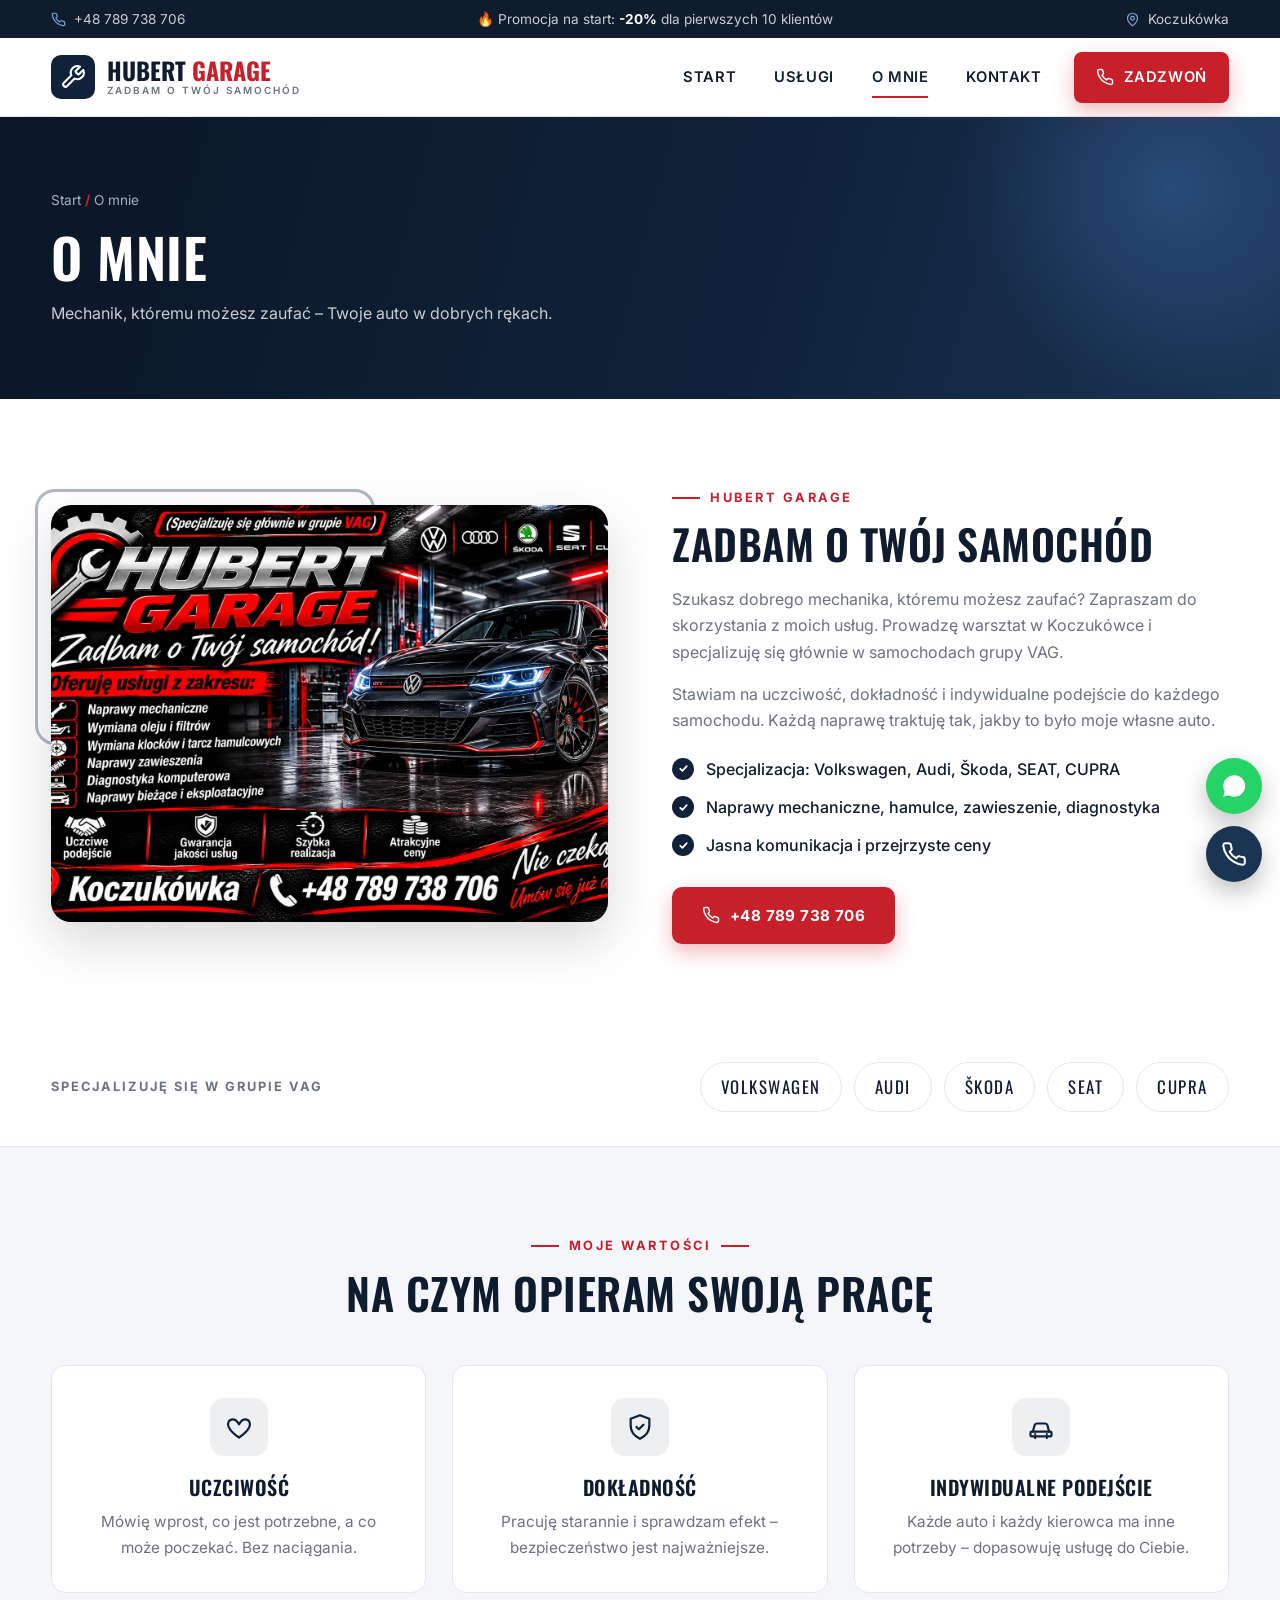
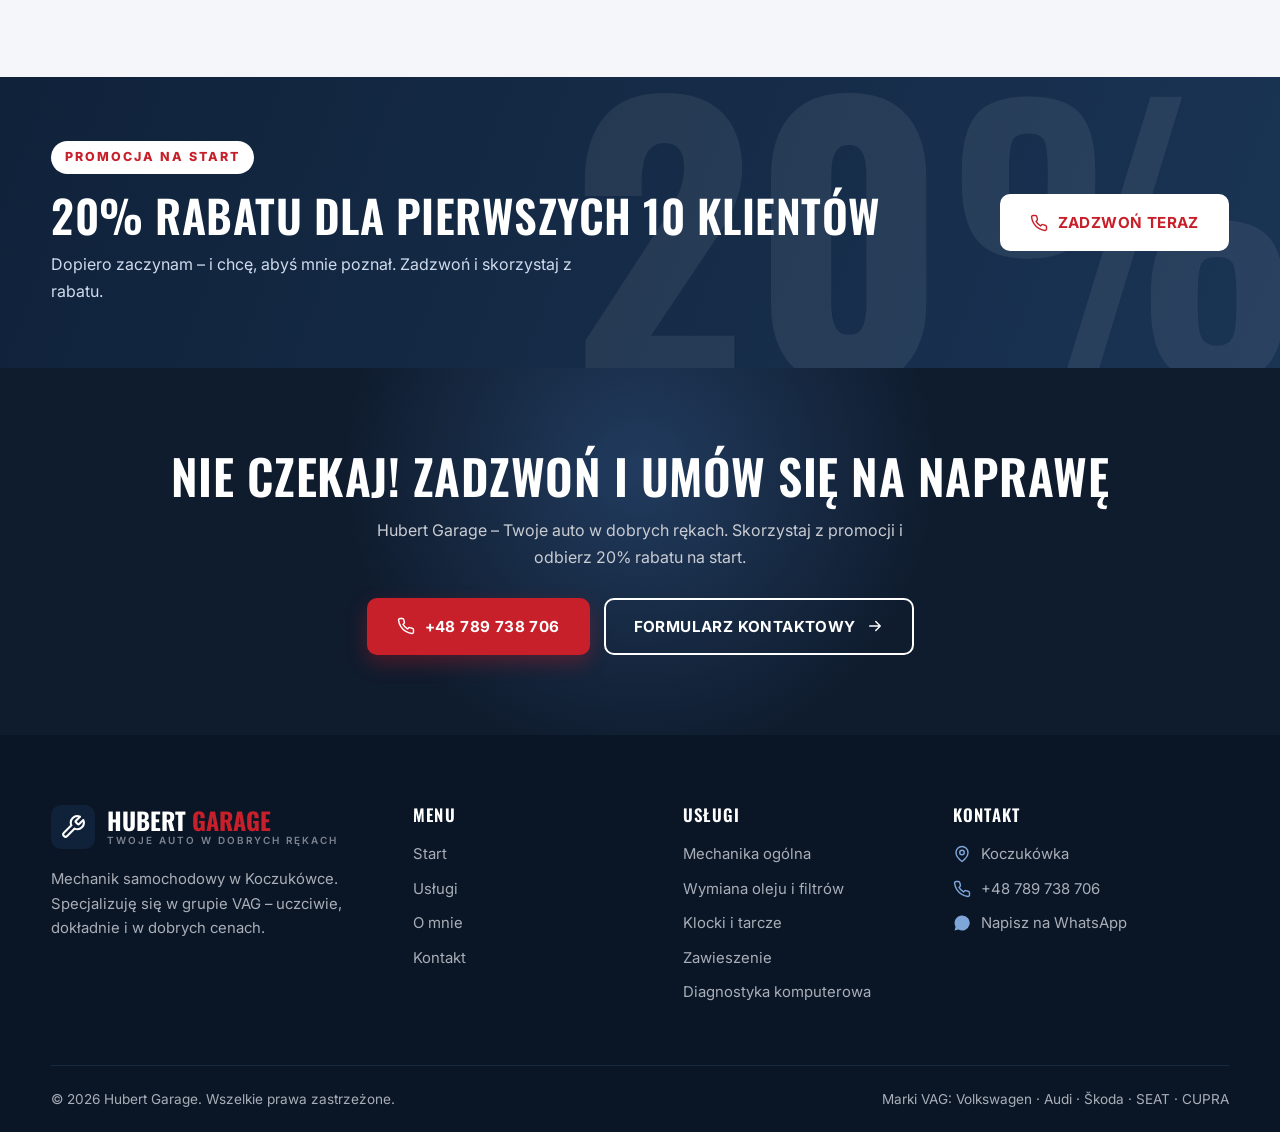
<file: about.html>
<!DOCTYPE html>
<html lang="pl">
<head>
<meta charset="UTF-8">
<meta name="viewport" content="width=device-width, initial-scale=1">
<title>O mnie – Hubert Garage | Mechanik Koczukówka</title>
<meta name="description" content="Poznaj Hubert Garage – uczciwy mechanik specjalizujący się w samochodach grupy VAG. Dokładność, uczciwość i indywidualne podejście.">
<meta name="theme-color" content="#10223a">
<meta property="og:title" content="O mnie – Hubert Garage | Mechanik Koczukówka">
<meta property="og:description" content="Poznaj Hubert Garage – uczciwy mechanik specjalizujący się w samochodach grupy VAG. Dokładność, uczciwość i indywidualne podejście.">
<meta property="og:image" content="images/banner.jpg">
<link rel="preconnect" href="https://fonts.googleapis.com">
<link rel="preconnect" href="https://fonts.gstatic.com" crossorigin>
<link href="https://fonts.googleapis.com/css2?family=Inter:wght@400;500;600;700;800&family=Oswald:wght@500;600;700&display=swap" rel="stylesheet">
<link rel="stylesheet" href="style.css">
</head>
<body>
<div class="topbar"><div class="container">
  <a href="tel:+48789738706"><svg viewBox="0 0 24 24" fill="none" stroke="currentColor" stroke-width="1.9" stroke-linecap="round" stroke-linejoin="round" aria-hidden="true" ><path d="M22 16.9v3a2 2 0 0 1-2.2 2 19.8 19.8 0 0 1-8.6-3.1 19.5 19.5 0 0 1-6-6A19.8 19.8 0 0 1 2.1 4.2 2 2 0 0 1 4.1 2h3a2 2 0 0 1 2 1.7c.1 1 .4 1.9.7 2.8a2 2 0 0 1-.5 2.1L8 9.9a16 16 0 0 0 6 6l1.3-1.3a2 2 0 0 1 2.1-.4c.9.3 1.8.6 2.8.7a2 2 0 0 1 1.7 2z"/></svg> +48 789 738 706</a>
  <span class="promo-mini">🔥 Promocja na start: <b>-20%</b> dla pierwszych 10 klientów</span>
  <a class="hide-sm" href="contact.html"><svg viewBox="0 0 24 24" fill="none" stroke="currentColor" stroke-width="1.9" stroke-linecap="round" stroke-linejoin="round" aria-hidden="true" ><path d="M20 10c0 6-8 12-8 12S4 16 4 10a8 8 0 0 1 16 0z"/><circle cx="12" cy="10" r="3"/></svg> Koczukówka</a>
</div></div>
<header class="header"><div class="container nav">
  <a href="index.html" class="logo" aria-label="Hubert Garage">
    <span class="logo-mark"><svg viewBox="0 0 24 24" fill="none" stroke="currentColor" stroke-width="1.9" stroke-linecap="round" stroke-linejoin="round" aria-hidden="true" ><path d="M14.7 6.3a1 1 0 0 0 0 1.4l1.6 1.6a1 1 0 0 0 1.4 0l3.77-3.77a6 6 0 0 1-7.94 7.94l-6.91 6.91a2.12 2.12 0 0 1-3-3l6.91-6.91a6 6 0 0 1 7.94-7.94l-3.76 3.76z"/></svg></span>
    <span class="logo-text">Hubert <span>Garage</span><small>ZADBAM O TWÓJ SAMOCHÓD</small></span>
  </a>
  <button class="burger" aria-label="Menu" aria-expanded="false"><span></span><span></span><span></span></button>
  <nav class="menu" aria-label="Główne menu">
    <a href="index.html" class="">Start</a>
    <a href="services.html" class="">Usługi</a>
    <a href="about.html" class="active">O mnie</a>
    <a href="contact.html" class="">Kontakt</a>
    <a href="tel:+48789738706" class="btn btn-red"><svg viewBox="0 0 24 24" fill="none" stroke="currentColor" stroke-width="1.9" stroke-linecap="round" stroke-linejoin="round" aria-hidden="true" ><path d="M22 16.9v3a2 2 0 0 1-2.2 2 19.8 19.8 0 0 1-8.6-3.1 19.5 19.5 0 0 1-6-6A19.8 19.8 0 0 1 2.1 4.2 2 2 0 0 1 4.1 2h3a2 2 0 0 1 2 1.7c.1 1 .4 1.9.7 2.8a2 2 0 0 1-.5 2.1L8 9.9a16 16 0 0 0 6 6l1.3-1.3a2 2 0 0 1 2.1-.4c.9.3 1.8.6 2.8.7a2 2 0 0 1 1.7 2z"/></svg> Zadzwoń</a>
  </nav>
</div></header>
<div class="overlay"></div>

<section class="page-hero"><div class="container">
  <div class="crumbs"><a href="index.html">Start</a> <b>/</b> O mnie</div>
  <h1>O mnie</h1><p>Mechanik, któremu możesz zaufać – Twoje auto w dobrych rękach.</p>
</div></section>

<section><div class="container split">
  <div class="split-img reveal"><div class="img"><img src="images/banner.jpg" alt="Hubert Garage" loading="lazy"></div></div>
  <div class="reveal">
    <span class="eyebrow">Hubert Garage</span>
    <h2>Zadbam o Twój samochód</h2>
    <p>Szukasz dobrego mechanika, któremu możesz zaufać? Zapraszam do skorzystania z moich usług. Prowadzę warsztat w Koczukówce i specjalizuję się głównie w samochodach grupy VAG.</p>
    <p>Stawiam na uczciwość, dokładność i indywidualne podejście do każdego samochodu. Każdą naprawę traktuję tak, jakby to było moje własne auto.</p>
    <ul class="checks">
      <li>Specjalizacja: Volkswagen, Audi, Škoda, SEAT, CUPRA</li>
      <li>Naprawy mechaniczne, hamulce, zawieszenie, diagnostyka</li>
      <li>Jasna komunikacja i przejrzyste ceny</li>
    </ul>
    <a href="tel:+48789738706" class="btn btn-red"><svg viewBox="0 0 24 24" fill="none" stroke="currentColor" stroke-width="1.9" stroke-linecap="round" stroke-linejoin="round" aria-hidden="true" ><path d="M22 16.9v3a2 2 0 0 1-2.2 2 19.8 19.8 0 0 1-8.6-3.1 19.5 19.5 0 0 1-6-6A19.8 19.8 0 0 1 2.1 4.2 2 2 0 0 1 4.1 2h3a2 2 0 0 1 2 1.7c.1 1 .4 1.9.7 2.8a2 2 0 0 1-.5 2.1L8 9.9a16 16 0 0 0 6 6l1.3-1.3a2 2 0 0 1 2.1-.4c.9.3 1.8.6 2.8.7a2 2 0 0 1 1.7 2z"/></svg> +48 789 738 706</a>
  </div>
</div></section>
<div class="brands"><div class="container">
  <p>Specjalizuję się w grupie VAG</p>
  <div class="brand-list"><span>Volkswagen</span><span>Audi</span><span>Škoda</span><span>SEAT</span><span>CUPRA</span></div>
</div></div>
<section class="bg-soft"><div class="container">
  <div class="section-head center reveal"><span class="eyebrow">Moje wartości</span><h2>Na czym opieram swoją pracę</h2></div>
  <div class="grid grid-3">
    <div class="card center reveal"><div class="icon"><svg viewBox="0 0 24 24" fill="none" stroke="currentColor" stroke-width="1.9" stroke-linecap="round" stroke-linejoin="round" aria-hidden="true" ><path d="M12 21s-7-4.6-9-9.3C1.8 8.7 3.4 5.5 6.6 5.5c1.9 0 3.2 1 4 2.2l1.4 2 1.4-2c.8-1.2 2.1-2.2 4-2.2 3.2 0 4.8 3.2 3.6 6.2C19 16.4 12 21 12 21z"/></svg></div><h3>Uczciwość</h3><p>Mówię wprost, co jest potrzebne, a co może poczekać. Bez naciągania.</p></div>
    <div class="card center reveal"><div class="icon"><svg viewBox="0 0 24 24" fill="none" stroke="currentColor" stroke-width="1.9" stroke-linecap="round" stroke-linejoin="round" aria-hidden="true" ><path d="M12 2l8 3v6c0 5-3.5 9-8 11-4.5-2-8-6-8-11V5z"/><path d="M9 12l2 2 4-4"/></svg></div><h3>Dokładność</h3><p>Pracuję starannie i sprawdzam efekt – bezpieczeństwo jest najważniejsze.</p></div>
    <div class="card center reveal"><div class="icon"><svg viewBox="0 0 24 24" fill="none" stroke="currentColor" stroke-width="1.9" stroke-linecap="round" stroke-linejoin="round" aria-hidden="true" ><path d="M5 16l1.5-5.5A2 2 0 0 1 8.4 9h7.2a2 2 0 0 1 1.9 1.5L19 16"/><rect x="3" y="16" width="18" height="4" rx="1"/><path d="M7 20v1.5M17 20v1.5M7 18h.01M17 18h.01"/></svg></div><h3>Indywidualne podejście</h3><p>Każde auto i każdy kierowca ma inne potrzeby – dopasowuję usługę do Ciebie.</p></div>
  </div>
</div></section>

<section class="promo"><div class="container">
  <div class="reveal"><span class="tag">Promocja na start</span><h2>20% rabatu dla pierwszych 10 klientów</h2>
  <p>Dopiero zaczynam – i chcę, abyś mnie poznał. Zadzwoń i skorzystaj z rabatu.</p></div>
  <a href="tel:+48789738706" class="btn btn-light"><svg viewBox="0 0 24 24" fill="none" stroke="currentColor" stroke-width="1.9" stroke-linecap="round" stroke-linejoin="round" aria-hidden="true" ><path d="M22 16.9v3a2 2 0 0 1-2.2 2 19.8 19.8 0 0 1-8.6-3.1 19.5 19.5 0 0 1-6-6A19.8 19.8 0 0 1 2.1 4.2 2 2 0 0 1 4.1 2h3a2 2 0 0 1 2 1.7c.1 1 .4 1.9.7 2.8a2 2 0 0 1-.5 2.1L8 9.9a16 16 0 0 0 6 6l1.3-1.3a2 2 0 0 1 2.1-.4c.9.3 1.8.6 2.8.7a2 2 0 0 1 1.7 2z"/></svg> Zadzwoń teraz</a>
</div></section>

<section class="cta"><div class="container reveal">
  <h2>Nie czekaj! Zadzwoń i umów się na naprawę</h2>
  <p>Hubert Garage – Twoje auto w dobrych rękach. Skorzystaj z promocji i odbierz 20% rabatu na start.</p>
  <div class="btns">
    <a href="tel:+48789738706" class="btn btn-red"><svg viewBox="0 0 24 24" fill="none" stroke="currentColor" stroke-width="1.9" stroke-linecap="round" stroke-linejoin="round" aria-hidden="true" ><path d="M22 16.9v3a2 2 0 0 1-2.2 2 19.8 19.8 0 0 1-8.6-3.1 19.5 19.5 0 0 1-6-6A19.8 19.8 0 0 1 2.1 4.2 2 2 0 0 1 4.1 2h3a2 2 0 0 1 2 1.7c.1 1 .4 1.9.7 2.8a2 2 0 0 1-.5 2.1L8 9.9a16 16 0 0 0 6 6l1.3-1.3a2 2 0 0 1 2.1-.4c.9.3 1.8.6 2.8.7a2 2 0 0 1 1.7 2z"/></svg> +48 789 738 706</a>
    <a href="contact.html" class="btn btn-outline">Formularz kontaktowy <svg viewBox="0 0 24 24" fill="none" stroke="currentColor" stroke-width="1.9" stroke-linecap="round" stroke-linejoin="round" aria-hidden="true" ><path d="M5 12h14M13 6l6 6-6 6"/></svg></a>
  </div>
</div></section>

<footer class="footer"><div class="container">
  <div class="footer-grid">
    <div>
      <a href="index.html" class="logo"><span class="logo-mark"><svg viewBox="0 0 24 24" fill="none" stroke="currentColor" stroke-width="1.9" stroke-linecap="round" stroke-linejoin="round" aria-hidden="true" ><path d="M14.7 6.3a1 1 0 0 0 0 1.4l1.6 1.6a1 1 0 0 0 1.4 0l3.77-3.77a6 6 0 0 1-7.94 7.94l-6.91 6.91a2.12 2.12 0 0 1-3-3l6.91-6.91a6 6 0 0 1 7.94-7.94l-3.76 3.76z"/></svg></span>
      <span class="logo-text">Hubert <span>Garage</span><small>TWOJE AUTO W DOBRYCH RĘKACH</small></span></a>
      <p>Mechanik samochodowy w Koczukówce. Specjalizuję się w grupie VAG – uczciwie, dokładnie i w dobrych cenach.</p>
    </div>
    <div><h4>Menu</h4><ul>
      <li><a href="index.html">Start</a></li><li><a href="services.html">Usługi</a></li>
      <li><a href="about.html">O mnie</a></li><li><a href="contact.html">Kontakt</a></li></ul></div>
    <div><h4>Usługi</h4><ul>
      <li><a href="services.html#mechanika">Mechanika ogólna</a></li>
      <li><a href="services.html#olej">Wymiana oleju i filtrów</a></li>
      <li><a href="services.html#hamulce">Klocki i tarcze</a></li>
      <li><a href="services.html#zawieszenie">Zawieszenie</a></li>
      <li><a href="services.html#diagnostyka">Diagnostyka komputerowa</a></li></ul></div>
    <div><h4>Kontakt</h4><ul>
      <li class="ci"><svg viewBox="0 0 24 24" fill="none" stroke="currentColor" stroke-width="1.9" stroke-linecap="round" stroke-linejoin="round" aria-hidden="true" ><path d="M20 10c0 6-8 12-8 12S4 16 4 10a8 8 0 0 1 16 0z"/><circle cx="12" cy="10" r="3"/></svg><span>Koczukówka</span></li>
      <li class="ci"><svg viewBox="0 0 24 24" fill="none" stroke="currentColor" stroke-width="1.9" stroke-linecap="round" stroke-linejoin="round" aria-hidden="true" ><path d="M22 16.9v3a2 2 0 0 1-2.2 2 19.8 19.8 0 0 1-8.6-3.1 19.5 19.5 0 0 1-6-6A19.8 19.8 0 0 1 2.1 4.2 2 2 0 0 1 4.1 2h3a2 2 0 0 1 2 1.7c.1 1 .4 1.9.7 2.8a2 2 0 0 1-.5 2.1L8 9.9a16 16 0 0 0 6 6l1.3-1.3a2 2 0 0 1 2.1-.4c.9.3 1.8.6 2.8.7a2 2 0 0 1 1.7 2z"/></svg><a href="tel:+48789738706">+48 789 738 706</a></li>
      <li class="ci"><svg viewBox="0 0 24 24" fill="currentColor" aria-hidden="true"><path d="M17.5 14.4c-.3-.1-1.7-.8-2-.9-.3-.1-.5-.1-.7.1-.2.3-.8.9-.9 1.1-.2.2-.3.2-.6.1-1.7-.8-2.8-1.5-3.9-3.4-.3-.5.3-.5.8-1.5.1-.2 0-.4 0-.5-.1-.1-.7-1.6-.9-2.2-.2-.6-.5-.5-.7-.5h-.6c-.2 0-.5.1-.8.4-.3.3-1 1-1 2.5s1.1 2.9 1.2 3.1c.1.2 2.1 3.2 5.1 4.5 1.9.8 2.6.9 3.6.7.6-.1 1.7-.7 2-1.4.2-.7.2-1.3.2-1.4-.1-.2-.3-.3-.6-.4zM12 2a10 10 0 0 0-8.6 15L2 22l5.2-1.4A10 10 0 1 0 12 2z"/></svg><a href="https://wa.me/48789738706" target="_blank" rel="noopener">Napisz na WhatsApp</a></li></ul></div>
  </div>
  <div class="footer-bottom"><span>© <span id="year">2026</span> Hubert Garage. Wszelkie prawa zastrzeżone.</span>
  <span>Marki VAG: Volkswagen · Audi · Škoda · SEAT · CUPRA</span></div>
</div></footer>
<div class="float-call">
  <a class="wa" href="https://wa.me/48789738706" target="_blank" rel="noopener" aria-label="WhatsApp"><svg viewBox="0 0 24 24" fill="currentColor" aria-hidden="true"><path d="M17.5 14.4c-.3-.1-1.7-.8-2-.9-.3-.1-.5-.1-.7.1-.2.3-.8.9-.9 1.1-.2.2-.3.2-.6.1-1.7-.8-2.8-1.5-3.9-3.4-.3-.5.3-.5.8-1.5.1-.2 0-.4 0-.5-.1-.1-.7-1.6-.9-2.2-.2-.6-.5-.5-.7-.5h-.6c-.2 0-.5.1-.8.4-.3.3-1 1-1 2.5s1.1 2.9 1.2 3.1c.1.2 2.1 3.2 5.1 4.5 1.9.8 2.6.9 3.6.7.6-.1 1.7-.7 2-1.4.2-.7.2-1.3.2-1.4-.1-.2-.3-.3-.6-.4zM12 2a10 10 0 0 0-8.6 15L2 22l5.2-1.4A10 10 0 1 0 12 2z"/></svg></a>
  <a class="call" href="tel:+48789738706" aria-label="Zadzwoń"><svg viewBox="0 0 24 24" fill="none" stroke="currentColor" stroke-width="1.9" stroke-linecap="round" stroke-linejoin="round" aria-hidden="true" ><path d="M22 16.9v3a2 2 0 0 1-2.2 2 19.8 19.8 0 0 1-8.6-3.1 19.5 19.5 0 0 1-6-6A19.8 19.8 0 0 1 2.1 4.2 2 2 0 0 1 4.1 2h3a2 2 0 0 1 2 1.7c.1 1 .4 1.9.7 2.8a2 2 0 0 1-.5 2.1L8 9.9a16 16 0 0 0 6 6l1.3-1.3a2 2 0 0 1 2.1-.4c.9.3 1.8.6 2.8.7a2 2 0 0 1 1.7 2z"/></svg></a>
</div>
<button class="to-top" aria-label="Do góry"><svg viewBox="0 0 24 24" fill="none" stroke="currentColor" stroke-width="1.9" stroke-linecap="round" stroke-linejoin="round" aria-hidden="true" ><path d="M12 19V5M5 12l7-7 7 7"/></svg></button>
<script src="script.js"></script>
</body>
</html>
</file>
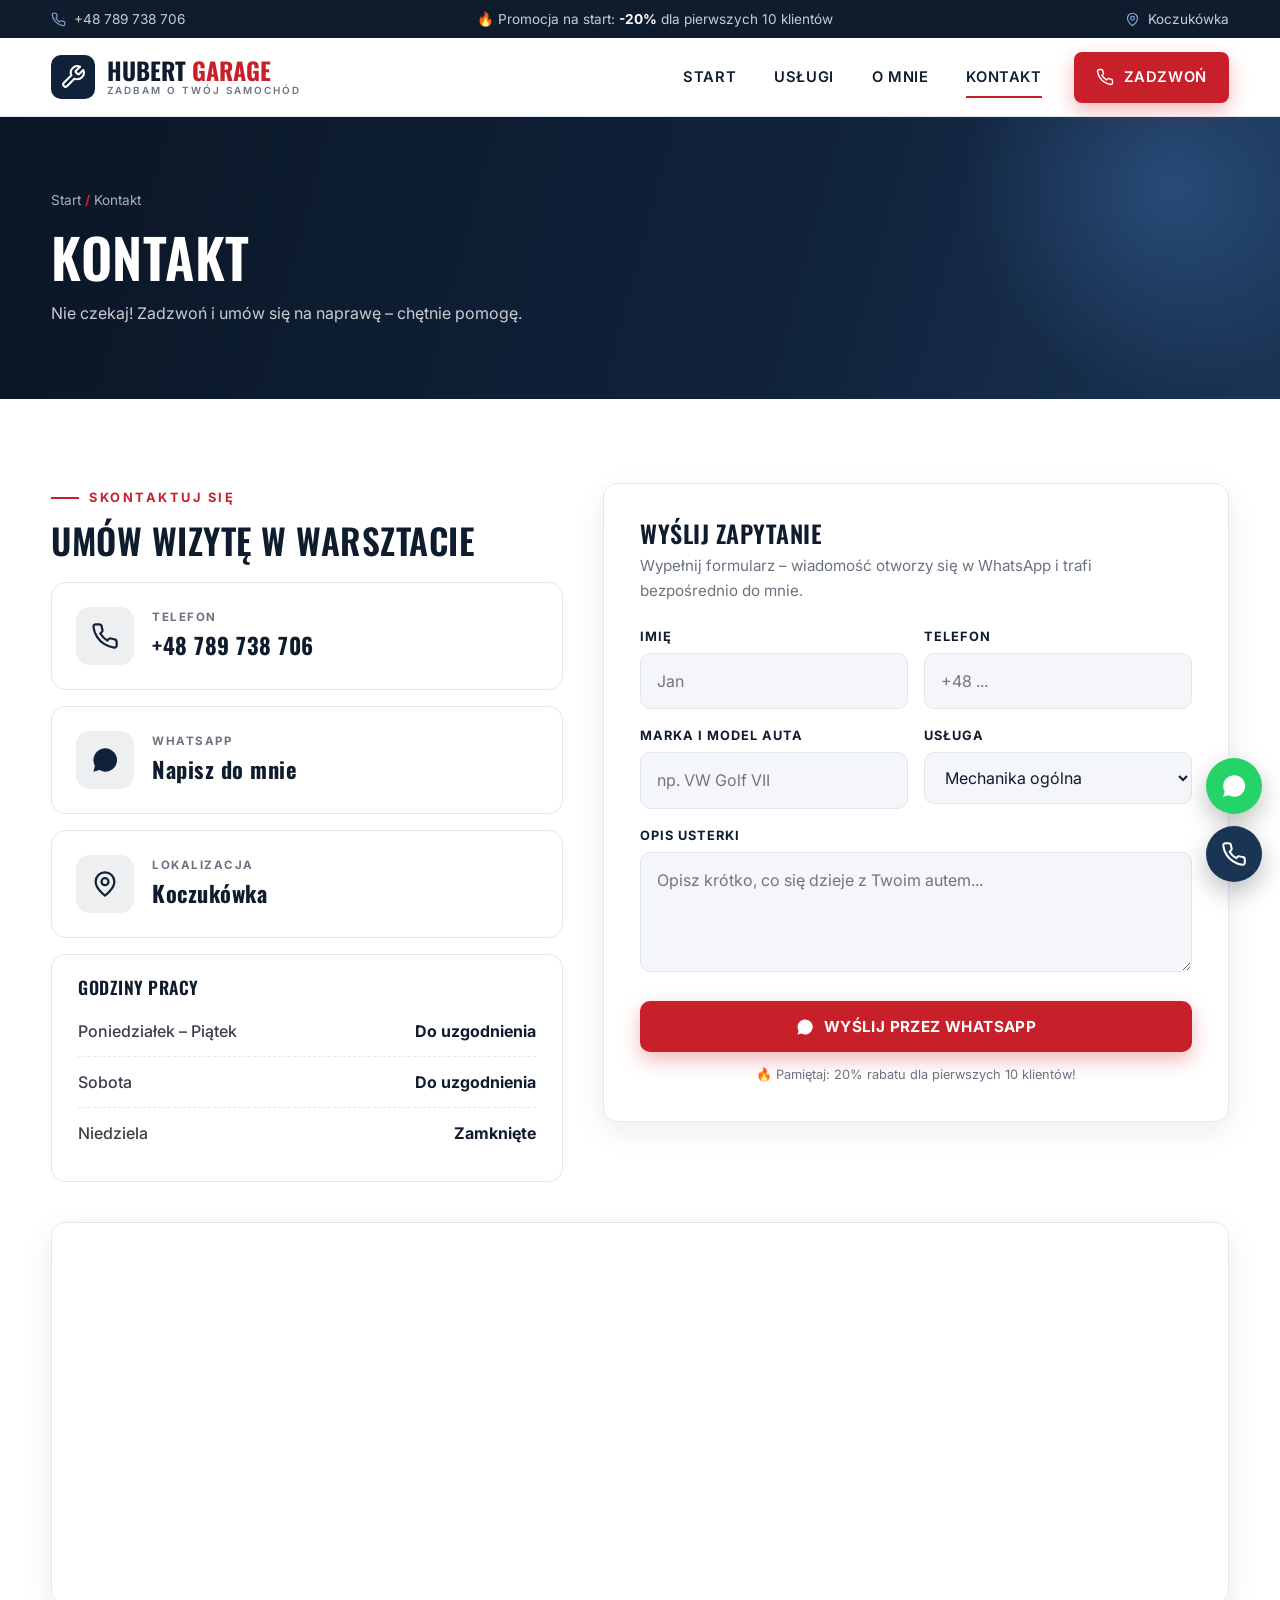
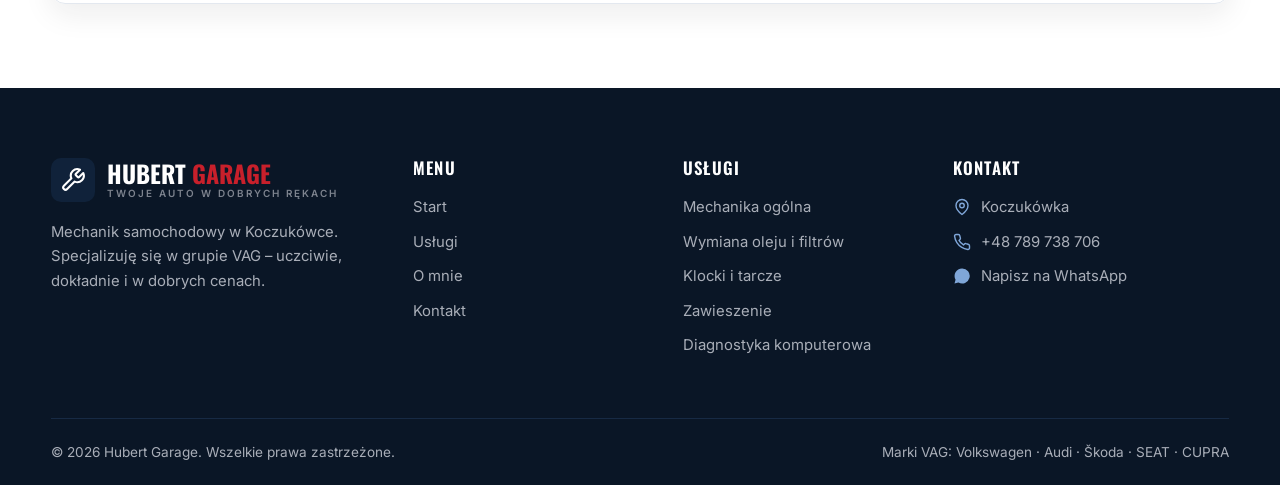
<file: contact.html>
<!DOCTYPE html>
<html lang="pl">
<head>
<meta charset="UTF-8">
<meta name="viewport" content="width=device-width, initial-scale=1">
<title>Kontakt – Hubert Garage | Koczukówka | +48 789 738 706</title>
<meta name="description" content="Skontaktuj się z Hubert Garage w Koczukówce. Zadzwoń +48 789 738 706 lub napisz na WhatsApp i umów się na naprawę.">
<meta name="theme-color" content="#10223a">
<meta property="og:title" content="Kontakt – Hubert Garage | Koczukówka | +48 789 738 706">
<meta property="og:description" content="Skontaktuj się z Hubert Garage w Koczukówce. Zadzwoń +48 789 738 706 lub napisz na WhatsApp i umów się na naprawę.">
<meta property="og:image" content="images/banner.jpg">
<link rel="preconnect" href="https://fonts.googleapis.com">
<link rel="preconnect" href="https://fonts.gstatic.com" crossorigin>
<link href="https://fonts.googleapis.com/css2?family=Inter:wght@400;500;600;700;800&family=Oswald:wght@500;600;700&display=swap" rel="stylesheet">
<link rel="stylesheet" href="style.css">
</head>
<body>
<div class="topbar"><div class="container">
  <a href="tel:+48789738706"><svg viewBox="0 0 24 24" fill="none" stroke="currentColor" stroke-width="1.9" stroke-linecap="round" stroke-linejoin="round" aria-hidden="true" ><path d="M22 16.9v3a2 2 0 0 1-2.2 2 19.8 19.8 0 0 1-8.6-3.1 19.5 19.5 0 0 1-6-6A19.8 19.8 0 0 1 2.1 4.2 2 2 0 0 1 4.1 2h3a2 2 0 0 1 2 1.7c.1 1 .4 1.9.7 2.8a2 2 0 0 1-.5 2.1L8 9.9a16 16 0 0 0 6 6l1.3-1.3a2 2 0 0 1 2.1-.4c.9.3 1.8.6 2.8.7a2 2 0 0 1 1.7 2z"/></svg> +48 789 738 706</a>
  <span class="promo-mini">🔥 Promocja na start: <b>-20%</b> dla pierwszych 10 klientów</span>
  <a class="hide-sm" href="contact.html"><svg viewBox="0 0 24 24" fill="none" stroke="currentColor" stroke-width="1.9" stroke-linecap="round" stroke-linejoin="round" aria-hidden="true" ><path d="M20 10c0 6-8 12-8 12S4 16 4 10a8 8 0 0 1 16 0z"/><circle cx="12" cy="10" r="3"/></svg> Koczukówka</a>
</div></div>
<header class="header"><div class="container nav">
  <a href="index.html" class="logo" aria-label="Hubert Garage">
    <span class="logo-mark"><svg viewBox="0 0 24 24" fill="none" stroke="currentColor" stroke-width="1.9" stroke-linecap="round" stroke-linejoin="round" aria-hidden="true" ><path d="M14.7 6.3a1 1 0 0 0 0 1.4l1.6 1.6a1 1 0 0 0 1.4 0l3.77-3.77a6 6 0 0 1-7.94 7.94l-6.91 6.91a2.12 2.12 0 0 1-3-3l6.91-6.91a6 6 0 0 1 7.94-7.94l-3.76 3.76z"/></svg></span>
    <span class="logo-text">Hubert <span>Garage</span><small>ZADBAM O TWÓJ SAMOCHÓD</small></span>
  </a>
  <button class="burger" aria-label="Menu" aria-expanded="false"><span></span><span></span><span></span></button>
  <nav class="menu" aria-label="Główne menu">
    <a href="index.html" class="">Start</a>
    <a href="services.html" class="">Usługi</a>
    <a href="about.html" class="">O mnie</a>
    <a href="contact.html" class="active">Kontakt</a>
    <a href="tel:+48789738706" class="btn btn-red"><svg viewBox="0 0 24 24" fill="none" stroke="currentColor" stroke-width="1.9" stroke-linecap="round" stroke-linejoin="round" aria-hidden="true" ><path d="M22 16.9v3a2 2 0 0 1-2.2 2 19.8 19.8 0 0 1-8.6-3.1 19.5 19.5 0 0 1-6-6A19.8 19.8 0 0 1 2.1 4.2 2 2 0 0 1 4.1 2h3a2 2 0 0 1 2 1.7c.1 1 .4 1.9.7 2.8a2 2 0 0 1-.5 2.1L8 9.9a16 16 0 0 0 6 6l1.3-1.3a2 2 0 0 1 2.1-.4c.9.3 1.8.6 2.8.7a2 2 0 0 1 1.7 2z"/></svg> Zadzwoń</a>
  </nav>
</div></header>
<div class="overlay"></div>

<section class="page-hero"><div class="container">
  <div class="crumbs"><a href="index.html">Start</a> <b>/</b> Kontakt</div>
  <h1>Kontakt</h1><p>Nie czekaj! Zadzwoń i umów się na naprawę – chętnie pomogę.</p>
</div></section>

<section><div class="container">
  <div class="contact-grid">
    <div class="reveal">
      <span class="eyebrow">Skontaktuj się</span>
      <h2 style="font-size:2.2rem;margin-bottom:22px">Umów wizytę w warsztacie</h2>
      <a class="info-card" href="tel:+48789738706"><div class="icon"><svg viewBox="0 0 24 24" fill="none" stroke="currentColor" stroke-width="1.9" stroke-linecap="round" stroke-linejoin="round" aria-hidden="true" ><path d="M22 16.9v3a2 2 0 0 1-2.2 2 19.8 19.8 0 0 1-8.6-3.1 19.5 19.5 0 0 1-6-6A19.8 19.8 0 0 1 2.1 4.2 2 2 0 0 1 4.1 2h3a2 2 0 0 1 2 1.7c.1 1 .4 1.9.7 2.8a2 2 0 0 1-.5 2.1L8 9.9a16 16 0 0 0 6 6l1.3-1.3a2 2 0 0 1 2.1-.4c.9.3 1.8.6 2.8.7a2 2 0 0 1 1.7 2z"/></svg></div><div><small>Telefon</small><b>+48 789 738 706</b></div></a>
      <a class="info-card" href="https://wa.me/48789738706" target="_blank" rel="noopener"><div class="icon"><svg viewBox="0 0 24 24" fill="currentColor" aria-hidden="true"><path d="M17.5 14.4c-.3-.1-1.7-.8-2-.9-.3-.1-.5-.1-.7.1-.2.3-.8.9-.9 1.1-.2.2-.3.2-.6.1-1.7-.8-2.8-1.5-3.9-3.4-.3-.5.3-.5.8-1.5.1-.2 0-.4 0-.5-.1-.1-.7-1.6-.9-2.2-.2-.6-.5-.5-.7-.5h-.6c-.2 0-.5.1-.8.4-.3.3-1 1-1 2.5s1.1 2.9 1.2 3.1c.1.2 2.1 3.2 5.1 4.5 1.9.8 2.6.9 3.6.7.6-.1 1.7-.7 2-1.4.2-.7.2-1.3.2-1.4-.1-.2-.3-.3-.6-.4zM12 2a10 10 0 0 0-8.6 15L2 22l5.2-1.4A10 10 0 1 0 12 2z"/></svg></div><div><small>WhatsApp</small><b>Napisz do mnie</b></div></a>
      <div class="info-card"><div class="icon"><svg viewBox="0 0 24 24" fill="none" stroke="currentColor" stroke-width="1.9" stroke-linecap="round" stroke-linejoin="round" aria-hidden="true" ><path d="M20 10c0 6-8 12-8 12S4 16 4 10a8 8 0 0 1 16 0z"/><circle cx="12" cy="10" r="3"/></svg></div><div><small>Lokalizacja</small><b>Koczukówka</b></div></div>
      <div class="card" style="margin-top:16px;padding:22px 26px"><h3 style="font-size:1.1rem;margin-bottom:8px">Godziny pracy</h3>
        <ul class="hours"><li><span>Poniedziałek – Piątek</span><span>Do uzgodnienia</span></li><li><span>Sobota</span><span>Do uzgodnienia</span></li><li><span>Niedziela</span><span>Zamknięte</span></li></ul></div>
    </div>
    <form class="form reveal" id="contactForm">
      <h3>Wyślij zapytanie</h3>
      <p>Wypełnij formularz – wiadomość otworzy się w WhatsApp i trafi bezpośrednio do mnie.</p>
      <div class="row2">
        <div class="field"><label for="name">Imię</label><input id="name" name="name" required placeholder="Jan"></div>
        <div class="field"><label for="phone">Telefon</label><input id="phone" name="phone" type="tel" required placeholder="+48 ..."></div>
      </div>
      <div class="row2">
        <div class="field"><label for="car">Marka i model auta</label><input id="car" name="car" placeholder="np. VW Golf VII"></div>
        <div class="field"><label for="service">Usługa</label><select id="service" name="service" required><option>Mechanika ogólna</option><option>Wymiana oleju i filtrów</option><option>Wymiana klocków i tarcz hamulcowych</option><option>Naprawy zawieszenia</option><option>Diagnostyka komputerowa</option><option>Naprawy bieżące i eksploatacyjne</option><option>Inne naprawy do uzgodnienia</option></select></div>
      </div>
      <div class="field"><label for="message">Opis usterki</label><textarea id="message" name="message" placeholder="Opisz krótko, co się dzieje z Twoim autem..."></textarea></div>
      <button class="btn btn-red" type="submit"><svg viewBox="0 0 24 24" fill="currentColor" aria-hidden="true"><path d="M17.5 14.4c-.3-.1-1.7-.8-2-.9-.3-.1-.5-.1-.7.1-.2.3-.8.9-.9 1.1-.2.2-.3.2-.6.1-1.7-.8-2.8-1.5-3.9-3.4-.3-.5.3-.5.8-1.5.1-.2 0-.4 0-.5-.1-.1-.7-1.6-.9-2.2-.2-.6-.5-.5-.7-.5h-.6c-.2 0-.5.1-.8.4-.3.3-1 1-1 2.5s1.1 2.9 1.2 3.1c.1.2 2.1 3.2 5.1 4.5 1.9.8 2.6.9 3.6.7.6-.1 1.7-.7 2-1.4.2-.7.2-1.3.2-1.4-.1-.2-.3-.3-.6-.4zM12 2a10 10 0 0 0-8.6 15L2 22l5.2-1.4A10 10 0 1 0 12 2z"/></svg> Wyślij przez WhatsApp</button>
      <div class="form-note">🔥 Pamiętaj: 20% rabatu dla pierwszych 10 klientów!</div>
    </form>
  </div>
  <div class="map reveal"><iframe title="Mapa – Koczukówka" loading="lazy" referrerpolicy="no-referrer-when-downgrade" src="https://maps.google.com/maps?q=Koczuk%C3%B3wka%2C%20Polska&amp;output=embed"></iframe></div>
</div></section>

<footer class="footer"><div class="container">
  <div class="footer-grid">
    <div>
      <a href="index.html" class="logo"><span class="logo-mark"><svg viewBox="0 0 24 24" fill="none" stroke="currentColor" stroke-width="1.9" stroke-linecap="round" stroke-linejoin="round" aria-hidden="true" ><path d="M14.7 6.3a1 1 0 0 0 0 1.4l1.6 1.6a1 1 0 0 0 1.4 0l3.77-3.77a6 6 0 0 1-7.94 7.94l-6.91 6.91a2.12 2.12 0 0 1-3-3l6.91-6.91a6 6 0 0 1 7.94-7.94l-3.76 3.76z"/></svg></span>
      <span class="logo-text">Hubert <span>Garage</span><small>TWOJE AUTO W DOBRYCH RĘKACH</small></span></a>
      <p>Mechanik samochodowy w Koczukówce. Specjalizuję się w grupie VAG – uczciwie, dokładnie i w dobrych cenach.</p>
    </div>
    <div><h4>Menu</h4><ul>
      <li><a href="index.html">Start</a></li><li><a href="services.html">Usługi</a></li>
      <li><a href="about.html">O mnie</a></li><li><a href="contact.html">Kontakt</a></li></ul></div>
    <div><h4>Usługi</h4><ul>
      <li><a href="services.html#mechanika">Mechanika ogólna</a></li>
      <li><a href="services.html#olej">Wymiana oleju i filtrów</a></li>
      <li><a href="services.html#hamulce">Klocki i tarcze</a></li>
      <li><a href="services.html#zawieszenie">Zawieszenie</a></li>
      <li><a href="services.html#diagnostyka">Diagnostyka komputerowa</a></li></ul></div>
    <div><h4>Kontakt</h4><ul>
      <li class="ci"><svg viewBox="0 0 24 24" fill="none" stroke="currentColor" stroke-width="1.9" stroke-linecap="round" stroke-linejoin="round" aria-hidden="true" ><path d="M20 10c0 6-8 12-8 12S4 16 4 10a8 8 0 0 1 16 0z"/><circle cx="12" cy="10" r="3"/></svg><span>Koczukówka</span></li>
      <li class="ci"><svg viewBox="0 0 24 24" fill="none" stroke="currentColor" stroke-width="1.9" stroke-linecap="round" stroke-linejoin="round" aria-hidden="true" ><path d="M22 16.9v3a2 2 0 0 1-2.2 2 19.8 19.8 0 0 1-8.6-3.1 19.5 19.5 0 0 1-6-6A19.8 19.8 0 0 1 2.1 4.2 2 2 0 0 1 4.1 2h3a2 2 0 0 1 2 1.7c.1 1 .4 1.9.7 2.8a2 2 0 0 1-.5 2.1L8 9.9a16 16 0 0 0 6 6l1.3-1.3a2 2 0 0 1 2.1-.4c.9.3 1.8.6 2.8.7a2 2 0 0 1 1.7 2z"/></svg><a href="tel:+48789738706">+48 789 738 706</a></li>
      <li class="ci"><svg viewBox="0 0 24 24" fill="currentColor" aria-hidden="true"><path d="M17.5 14.4c-.3-.1-1.7-.8-2-.9-.3-.1-.5-.1-.7.1-.2.3-.8.9-.9 1.1-.2.2-.3.2-.6.1-1.7-.8-2.8-1.5-3.9-3.4-.3-.5.3-.5.8-1.5.1-.2 0-.4 0-.5-.1-.1-.7-1.6-.9-2.2-.2-.6-.5-.5-.7-.5h-.6c-.2 0-.5.1-.8.4-.3.3-1 1-1 2.5s1.1 2.9 1.2 3.1c.1.2 2.1 3.2 5.1 4.5 1.9.8 2.6.9 3.6.7.6-.1 1.7-.7 2-1.4.2-.7.2-1.3.2-1.4-.1-.2-.3-.3-.6-.4zM12 2a10 10 0 0 0-8.6 15L2 22l5.2-1.4A10 10 0 1 0 12 2z"/></svg><a href="https://wa.me/48789738706" target="_blank" rel="noopener">Napisz na WhatsApp</a></li></ul></div>
  </div>
  <div class="footer-bottom"><span>© <span id="year">2026</span> Hubert Garage. Wszelkie prawa zastrzeżone.</span>
  <span>Marki VAG: Volkswagen · Audi · Škoda · SEAT · CUPRA</span></div>
</div></footer>
<div class="float-call">
  <a class="wa" href="https://wa.me/48789738706" target="_blank" rel="noopener" aria-label="WhatsApp"><svg viewBox="0 0 24 24" fill="currentColor" aria-hidden="true"><path d="M17.5 14.4c-.3-.1-1.7-.8-2-.9-.3-.1-.5-.1-.7.1-.2.3-.8.9-.9 1.1-.2.2-.3.2-.6.1-1.7-.8-2.8-1.5-3.9-3.4-.3-.5.3-.5.8-1.5.1-.2 0-.4 0-.5-.1-.1-.7-1.6-.9-2.2-.2-.6-.5-.5-.7-.5h-.6c-.2 0-.5.1-.8.4-.3.3-1 1-1 2.5s1.1 2.9 1.2 3.1c.1.2 2.1 3.2 5.1 4.5 1.9.8 2.6.9 3.6.7.6-.1 1.7-.7 2-1.4.2-.7.2-1.3.2-1.4-.1-.2-.3-.3-.6-.4zM12 2a10 10 0 0 0-8.6 15L2 22l5.2-1.4A10 10 0 1 0 12 2z"/></svg></a>
  <a class="call" href="tel:+48789738706" aria-label="Zadzwoń"><svg viewBox="0 0 24 24" fill="none" stroke="currentColor" stroke-width="1.9" stroke-linecap="round" stroke-linejoin="round" aria-hidden="true" ><path d="M22 16.9v3a2 2 0 0 1-2.2 2 19.8 19.8 0 0 1-8.6-3.1 19.5 19.5 0 0 1-6-6A19.8 19.8 0 0 1 2.1 4.2 2 2 0 0 1 4.1 2h3a2 2 0 0 1 2 1.7c.1 1 .4 1.9.7 2.8a2 2 0 0 1-.5 2.1L8 9.9a16 16 0 0 0 6 6l1.3-1.3a2 2 0 0 1 2.1-.4c.9.3 1.8.6 2.8.7a2 2 0 0 1 1.7 2z"/></svg></a>
</div>
<button class="to-top" aria-label="Do góry"><svg viewBox="0 0 24 24" fill="none" stroke="currentColor" stroke-width="1.9" stroke-linecap="round" stroke-linejoin="round" aria-hidden="true" ><path d="M12 19V5M5 12l7-7 7 7"/></svg></button>
<script src="script.js"></script>
</body>
</html>
</file>
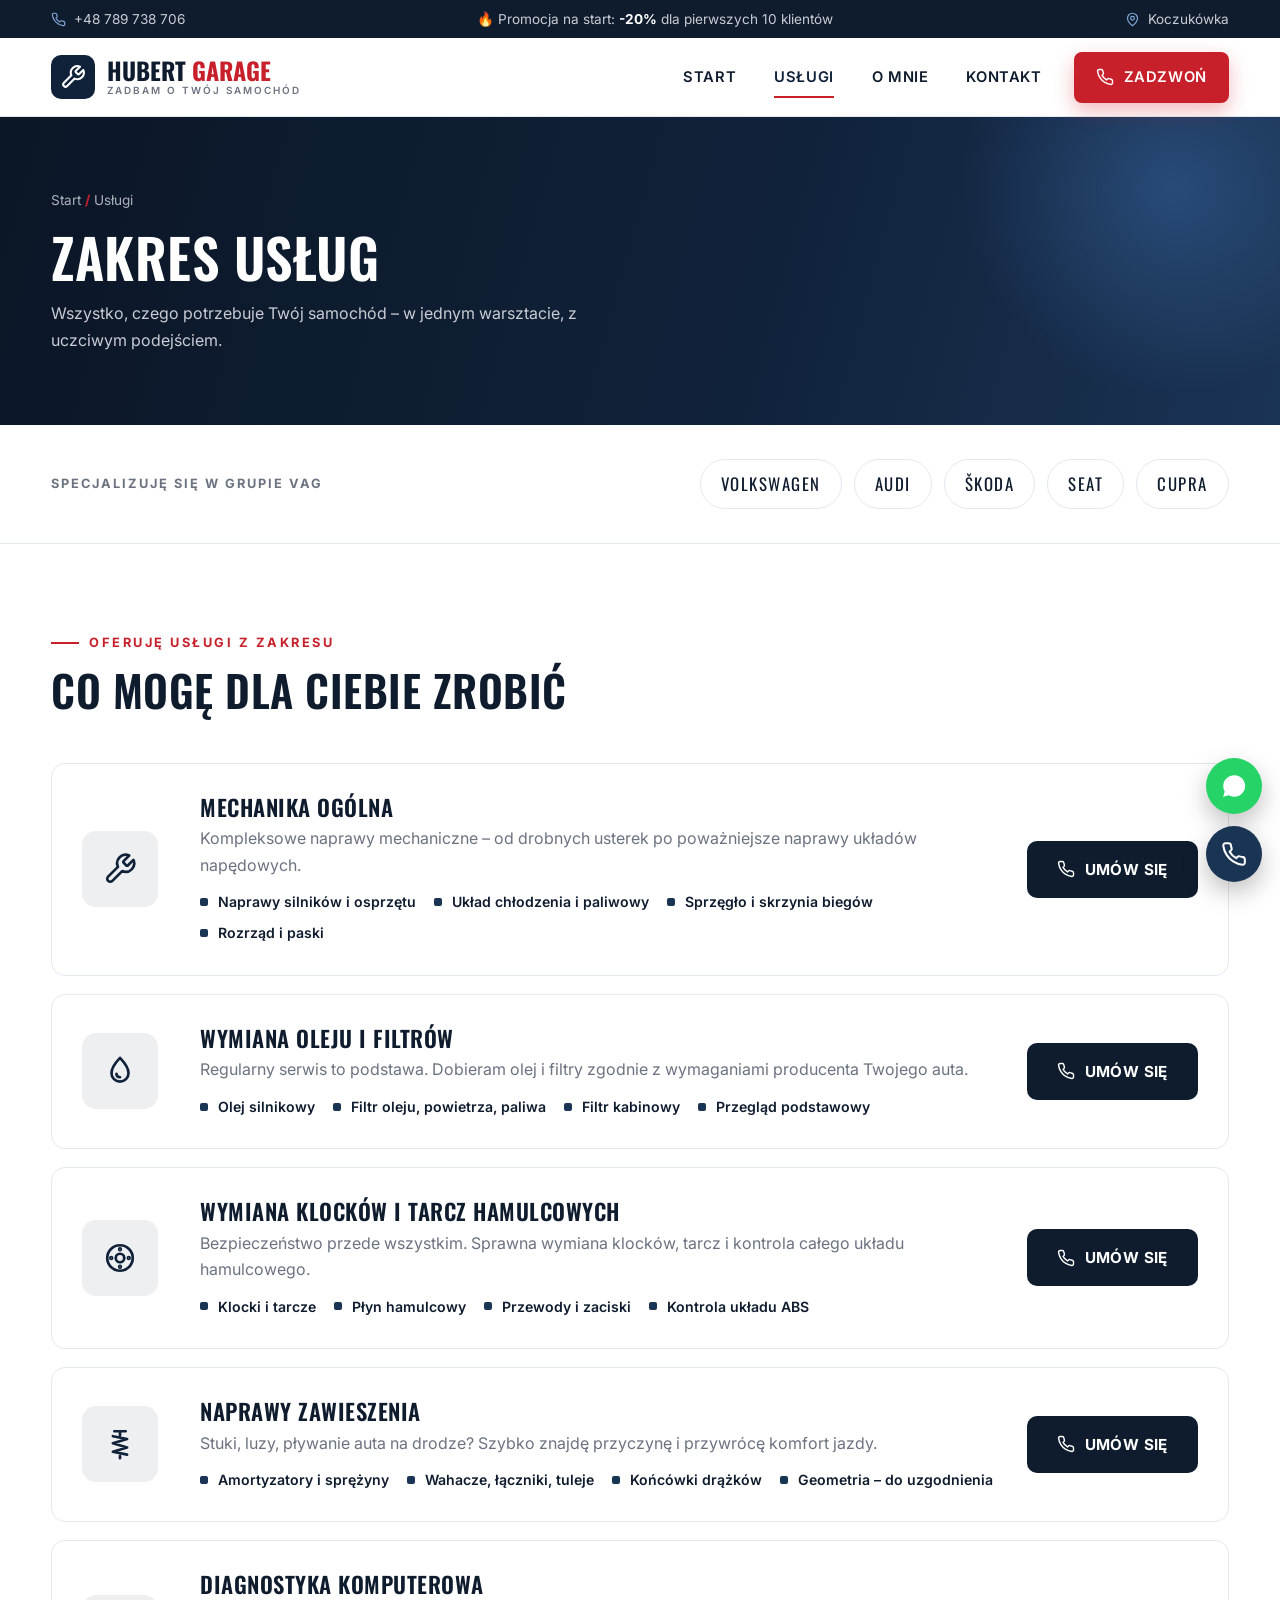
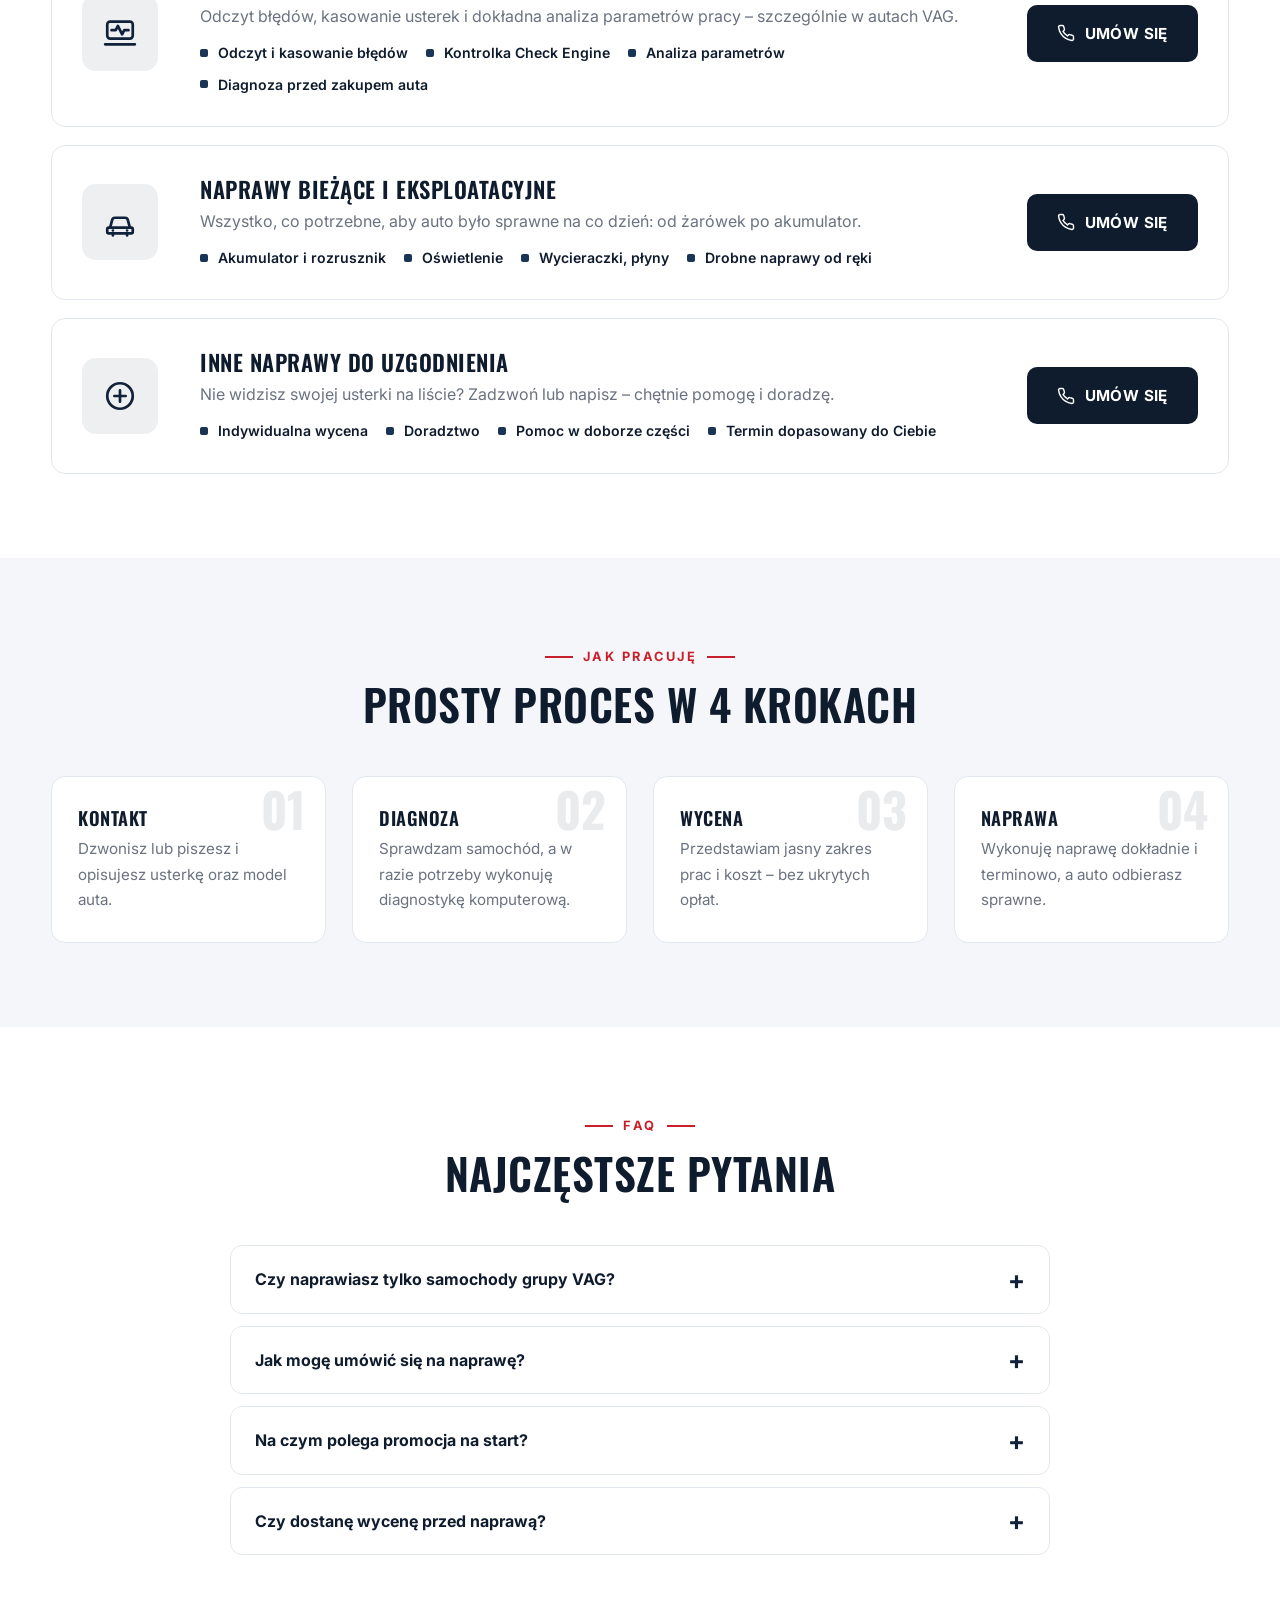
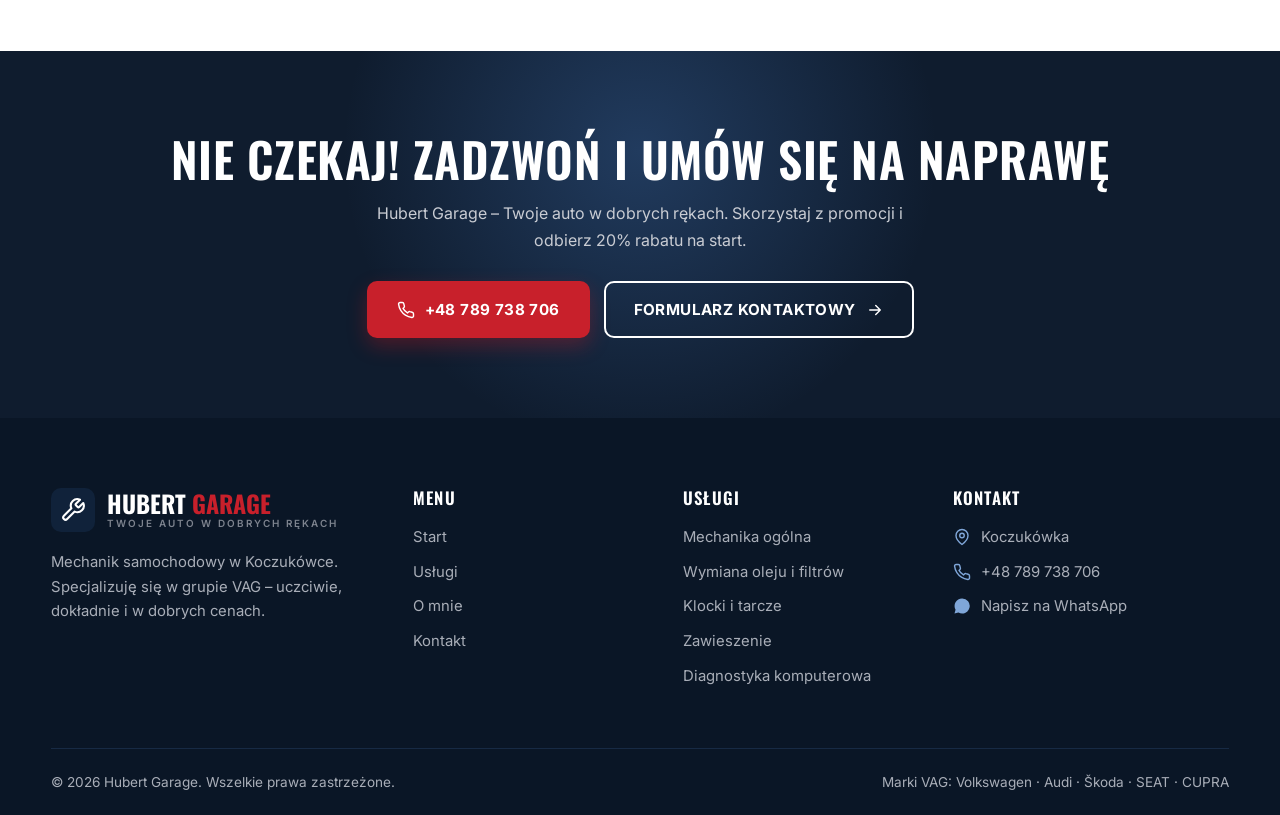
<file: services.html>
<!DOCTYPE html>
<html lang="pl">
<head>
<meta charset="UTF-8">
<meta name="viewport" content="width=device-width, initial-scale=1">
<title>Usługi – Hubert Garage | Mechanika, hamulce, diagnostyka Koczukówka</title>
<meta name="description" content="Pełny zakres usług: mechanika ogólna, wymiana oleju i filtrów, klocki i tarcze hamulcowe, zawieszenie, diagnostyka komputerowa. Hubert Garage – Koczukówka.">
<meta name="theme-color" content="#10223a">
<meta property="og:title" content="Usługi – Hubert Garage | Mechanika, hamulce, diagnostyka Koczukówka">
<meta property="og:description" content="Pełny zakres usług: mechanika ogólna, wymiana oleju i filtrów, klocki i tarcze hamulcowe, zawieszenie, diagnostyka komputerowa. Hubert Garage – Koczukówka.">
<meta property="og:image" content="images/banner.jpg">
<link rel="preconnect" href="https://fonts.googleapis.com">
<link rel="preconnect" href="https://fonts.gstatic.com" crossorigin>
<link href="https://fonts.googleapis.com/css2?family=Inter:wght@400;500;600;700;800&family=Oswald:wght@500;600;700&display=swap" rel="stylesheet">
<link rel="stylesheet" href="style.css">
</head>
<body>
<div class="topbar"><div class="container">
  <a href="tel:+48789738706"><svg viewBox="0 0 24 24" fill="none" stroke="currentColor" stroke-width="1.9" stroke-linecap="round" stroke-linejoin="round" aria-hidden="true" ><path d="M22 16.9v3a2 2 0 0 1-2.2 2 19.8 19.8 0 0 1-8.6-3.1 19.5 19.5 0 0 1-6-6A19.8 19.8 0 0 1 2.1 4.2 2 2 0 0 1 4.1 2h3a2 2 0 0 1 2 1.7c.1 1 .4 1.9.7 2.8a2 2 0 0 1-.5 2.1L8 9.9a16 16 0 0 0 6 6l1.3-1.3a2 2 0 0 1 2.1-.4c.9.3 1.8.6 2.8.7a2 2 0 0 1 1.7 2z"/></svg> +48 789 738 706</a>
  <span class="promo-mini">🔥 Promocja na start: <b>-20%</b> dla pierwszych 10 klientów</span>
  <a class="hide-sm" href="contact.html"><svg viewBox="0 0 24 24" fill="none" stroke="currentColor" stroke-width="1.9" stroke-linecap="round" stroke-linejoin="round" aria-hidden="true" ><path d="M20 10c0 6-8 12-8 12S4 16 4 10a8 8 0 0 1 16 0z"/><circle cx="12" cy="10" r="3"/></svg> Koczukówka</a>
</div></div>
<header class="header"><div class="container nav">
  <a href="index.html" class="logo" aria-label="Hubert Garage">
    <span class="logo-mark"><svg viewBox="0 0 24 24" fill="none" stroke="currentColor" stroke-width="1.9" stroke-linecap="round" stroke-linejoin="round" aria-hidden="true" ><path d="M14.7 6.3a1 1 0 0 0 0 1.4l1.6 1.6a1 1 0 0 0 1.4 0l3.77-3.77a6 6 0 0 1-7.94 7.94l-6.91 6.91a2.12 2.12 0 0 1-3-3l6.91-6.91a6 6 0 0 1 7.94-7.94l-3.76 3.76z"/></svg></span>
    <span class="logo-text">Hubert <span>Garage</span><small>ZADBAM O TWÓJ SAMOCHÓD</small></span>
  </a>
  <button class="burger" aria-label="Menu" aria-expanded="false"><span></span><span></span><span></span></button>
  <nav class="menu" aria-label="Główne menu">
    <a href="index.html" class="">Start</a>
    <a href="services.html" class="active">Usługi</a>
    <a href="about.html" class="">O mnie</a>
    <a href="contact.html" class="">Kontakt</a>
    <a href="tel:+48789738706" class="btn btn-red"><svg viewBox="0 0 24 24" fill="none" stroke="currentColor" stroke-width="1.9" stroke-linecap="round" stroke-linejoin="round" aria-hidden="true" ><path d="M22 16.9v3a2 2 0 0 1-2.2 2 19.8 19.8 0 0 1-8.6-3.1 19.5 19.5 0 0 1-6-6A19.8 19.8 0 0 1 2.1 4.2 2 2 0 0 1 4.1 2h3a2 2 0 0 1 2 1.7c.1 1 .4 1.9.7 2.8a2 2 0 0 1-.5 2.1L8 9.9a16 16 0 0 0 6 6l1.3-1.3a2 2 0 0 1 2.1-.4c.9.3 1.8.6 2.8.7a2 2 0 0 1 1.7 2z"/></svg> Zadzwoń</a>
  </nav>
</div></header>
<div class="overlay"></div>

<section class="page-hero"><div class="container">
  <div class="crumbs"><a href="index.html">Start</a> <b>/</b> Usługi</div>
  <h1>Zakres usług</h1><p>Wszystko, czego potrzebuje Twój samochód – w jednym warsztacie, z uczciwym podejściem.</p>
</div></section>
<div class="brands"><div class="container">
  <p>Specjalizuję się w grupie VAG</p>
  <div class="brand-list"><span>Volkswagen</span><span>Audi</span><span>Škoda</span><span>SEAT</span><span>CUPRA</span></div>
</div></div>
<section><div class="container">
  <div class="section-head reveal"><span class="eyebrow">Oferuję usługi z zakresu</span><h2>Co mogę dla Ciebie zrobić</h2></div>
  <div class="svc reveal" id="mechanika"><div class="icon"><svg viewBox="0 0 24 24" fill="none" stroke="currentColor" stroke-width="1.9" stroke-linecap="round" stroke-linejoin="round" aria-hidden="true" ><path d="M14.7 6.3a1 1 0 0 0 0 1.4l1.6 1.6a1 1 0 0 0 1.4 0l3.77-3.77a6 6 0 0 1-7.94 7.94l-6.91 6.91a2.12 2.12 0 0 1-3-3l6.91-6.91a6 6 0 0 1 7.94-7.94l-3.76 3.76z"/></svg></div>
<div><h3>Mechanika ogólna</h3><p>Kompleksowe naprawy mechaniczne – od drobnych usterek po poważniejsze naprawy układów napędowych.</p><ul><li>Naprawy silników i osprzętu</li><li>Układ chłodzenia i paliwowy</li><li>Sprzęgło i skrzynia biegów</li><li>Rozrząd i paski</li></ul></div>
<a href="tel:+48789738706" class="btn btn-dark"><svg viewBox="0 0 24 24" fill="none" stroke="currentColor" stroke-width="1.9" stroke-linecap="round" stroke-linejoin="round" aria-hidden="true" ><path d="M22 16.9v3a2 2 0 0 1-2.2 2 19.8 19.8 0 0 1-8.6-3.1 19.5 19.5 0 0 1-6-6A19.8 19.8 0 0 1 2.1 4.2 2 2 0 0 1 4.1 2h3a2 2 0 0 1 2 1.7c.1 1 .4 1.9.7 2.8a2 2 0 0 1-.5 2.1L8 9.9a16 16 0 0 0 6 6l1.3-1.3a2 2 0 0 1 2.1-.4c.9.3 1.8.6 2.8.7a2 2 0 0 1 1.7 2z"/></svg> Umów się</a></div>
<div class="svc reveal" id="olej"><div class="icon"><svg viewBox="0 0 24 24" fill="none" stroke="currentColor" stroke-width="1.9" stroke-linecap="round" stroke-linejoin="round" aria-hidden="true" ><path d="M12 2.7s6 6.3 6 10.8a6 6 0 0 1-12 0c0-4.5 6-10.8 6-10.8z"/><path d="M9.5 14a2.6 2.6 0 0 0 2.5 2.4"/></svg></div>
<div><h3>Wymiana oleju i filtrów</h3><p>Regularny serwis to podstawa. Dobieram olej i filtry zgodnie z wymaganiami producenta Twojego auta.</p><ul><li>Olej silnikowy</li><li>Filtr oleju, powietrza, paliwa</li><li>Filtr kabinowy</li><li>Przegląd podstawowy</li></ul></div>
<a href="tel:+48789738706" class="btn btn-dark"><svg viewBox="0 0 24 24" fill="none" stroke="currentColor" stroke-width="1.9" stroke-linecap="round" stroke-linejoin="round" aria-hidden="true" ><path d="M22 16.9v3a2 2 0 0 1-2.2 2 19.8 19.8 0 0 1-8.6-3.1 19.5 19.5 0 0 1-6-6A19.8 19.8 0 0 1 2.1 4.2 2 2 0 0 1 4.1 2h3a2 2 0 0 1 2 1.7c.1 1 .4 1.9.7 2.8a2 2 0 0 1-.5 2.1L8 9.9a16 16 0 0 0 6 6l1.3-1.3a2 2 0 0 1 2.1-.4c.9.3 1.8.6 2.8.7a2 2 0 0 1 1.7 2z"/></svg> Umów się</a></div>
<div class="svc reveal" id="hamulce"><div class="icon"><svg viewBox="0 0 24 24" fill="none" stroke="currentColor" stroke-width="1.9" stroke-linecap="round" stroke-linejoin="round" aria-hidden="true" ><circle cx="12" cy="12" r="9"/><circle cx="12" cy="12" r="3"/><circle cx="12" cy="5.8" r=".6"/><circle cx="12" cy="18.2" r=".6"/><circle cx="5.8" cy="12" r=".6"/><circle cx="18.2" cy="12" r=".6"/></svg></div>
<div><h3>Wymiana klocków i tarcz hamulcowych</h3><p>Bezpieczeństwo przede wszystkim. Sprawna wymiana klocków, tarcz i kontrola całego układu hamulcowego.</p><ul><li>Klocki i tarcze</li><li>Płyn hamulcowy</li><li>Przewody i zaciski</li><li>Kontrola układu ABS</li></ul></div>
<a href="tel:+48789738706" class="btn btn-dark"><svg viewBox="0 0 24 24" fill="none" stroke="currentColor" stroke-width="1.9" stroke-linecap="round" stroke-linejoin="round" aria-hidden="true" ><path d="M22 16.9v3a2 2 0 0 1-2.2 2 19.8 19.8 0 0 1-8.6-3.1 19.5 19.5 0 0 1-6-6A19.8 19.8 0 0 1 2.1 4.2 2 2 0 0 1 4.1 2h3a2 2 0 0 1 2 1.7c.1 1 .4 1.9.7 2.8a2 2 0 0 1-.5 2.1L8 9.9a16 16 0 0 0 6 6l1.3-1.3a2 2 0 0 1 2.1-.4c.9.3 1.8.6 2.8.7a2 2 0 0 1 1.7 2z"/></svg> Umów się</a></div>
<div class="svc reveal" id="zawieszenie"><div class="icon"><svg viewBox="0 0 24 24" fill="none" stroke="currentColor" stroke-width="1.9" stroke-linecap="round" stroke-linejoin="round" aria-hidden="true" ><path d="M8 3h8M12 3v3M7 6.5l10 2-10 3 10 3-10 3 10 2M12 20.5V22"/></svg></div>
<div><h3>Naprawy zawieszenia</h3><p>Stuki, luzy, pływanie auta na drodze? Szybko znajdę przyczynę i przywrócę komfort jazdy.</p><ul><li>Amortyzatory i sprężyny</li><li>Wahacze, łączniki, tuleje</li><li>Końcówki drążków</li><li>Geometria – do uzgodnienia</li></ul></div>
<a href="tel:+48789738706" class="btn btn-dark"><svg viewBox="0 0 24 24" fill="none" stroke="currentColor" stroke-width="1.9" stroke-linecap="round" stroke-linejoin="round" aria-hidden="true" ><path d="M22 16.9v3a2 2 0 0 1-2.2 2 19.8 19.8 0 0 1-8.6-3.1 19.5 19.5 0 0 1-6-6A19.8 19.8 0 0 1 2.1 4.2 2 2 0 0 1 4.1 2h3a2 2 0 0 1 2 1.7c.1 1 .4 1.9.7 2.8a2 2 0 0 1-.5 2.1L8 9.9a16 16 0 0 0 6 6l1.3-1.3a2 2 0 0 1 2.1-.4c.9.3 1.8.6 2.8.7a2 2 0 0 1 1.7 2z"/></svg> Umów się</a></div>
<div class="svc reveal" id="diagnostyka"><div class="icon"><svg viewBox="0 0 24 24" fill="none" stroke="currentColor" stroke-width="1.9" stroke-linecap="round" stroke-linejoin="round" aria-hidden="true" ><rect x="3" y="4" width="18" height="12" rx="2"/><path d="M1.5 20h21M6 10h3l1.5-3 3 6 1.5-3H18"/></svg></div>
<div><h3>Diagnostyka komputerowa</h3><p>Odczyt błędów, kasowanie usterek i dokładna analiza parametrów pracy – szczególnie w autach VAG.</p><ul><li>Odczyt i kasowanie błędów</li><li>Kontrolka Check Engine</li><li>Analiza parametrów</li><li>Diagnoza przed zakupem auta</li></ul></div>
<a href="tel:+48789738706" class="btn btn-dark"><svg viewBox="0 0 24 24" fill="none" stroke="currentColor" stroke-width="1.9" stroke-linecap="round" stroke-linejoin="round" aria-hidden="true" ><path d="M22 16.9v3a2 2 0 0 1-2.2 2 19.8 19.8 0 0 1-8.6-3.1 19.5 19.5 0 0 1-6-6A19.8 19.8 0 0 1 2.1 4.2 2 2 0 0 1 4.1 2h3a2 2 0 0 1 2 1.7c.1 1 .4 1.9.7 2.8a2 2 0 0 1-.5 2.1L8 9.9a16 16 0 0 0 6 6l1.3-1.3a2 2 0 0 1 2.1-.4c.9.3 1.8.6 2.8.7a2 2 0 0 1 1.7 2z"/></svg> Umów się</a></div>
<div class="svc reveal" id="biezace"><div class="icon"><svg viewBox="0 0 24 24" fill="none" stroke="currentColor" stroke-width="1.9" stroke-linecap="round" stroke-linejoin="round" aria-hidden="true" ><path d="M5 16l1.5-5.5A2 2 0 0 1 8.4 9h7.2a2 2 0 0 1 1.9 1.5L19 16"/><rect x="3" y="16" width="18" height="4" rx="1"/><path d="M7 20v1.5M17 20v1.5M7 18h.01M17 18h.01"/></svg></div>
<div><h3>Naprawy bieżące i eksploatacyjne</h3><p>Wszystko, co potrzebne, aby auto było sprawne na co dzień: od żarówek po akumulator.</p><ul><li>Akumulator i rozrusznik</li><li>Oświetlenie</li><li>Wycieraczki, płyny</li><li>Drobne naprawy od ręki</li></ul></div>
<a href="tel:+48789738706" class="btn btn-dark"><svg viewBox="0 0 24 24" fill="none" stroke="currentColor" stroke-width="1.9" stroke-linecap="round" stroke-linejoin="round" aria-hidden="true" ><path d="M22 16.9v3a2 2 0 0 1-2.2 2 19.8 19.8 0 0 1-8.6-3.1 19.5 19.5 0 0 1-6-6A19.8 19.8 0 0 1 2.1 4.2 2 2 0 0 1 4.1 2h3a2 2 0 0 1 2 1.7c.1 1 .4 1.9.7 2.8a2 2 0 0 1-.5 2.1L8 9.9a16 16 0 0 0 6 6l1.3-1.3a2 2 0 0 1 2.1-.4c.9.3 1.8.6 2.8.7a2 2 0 0 1 1.7 2z"/></svg> Umów się</a></div>
<div class="svc reveal" id="inne"><div class="icon"><svg viewBox="0 0 24 24" fill="none" stroke="currentColor" stroke-width="1.9" stroke-linecap="round" stroke-linejoin="round" aria-hidden="true" ><circle cx="12" cy="12" r="9"/><path d="M12 8v8M8 12h8"/></svg></div>
<div><h3>Inne naprawy do uzgodnienia</h3><p>Nie widzisz swojej usterki na liście? Zadzwoń lub napisz – chętnie pomogę i doradzę.</p><ul><li>Indywidualna wycena</li><li>Doradztwo</li><li>Pomoc w doborze części</li><li>Termin dopasowany do Ciebie</li></ul></div>
<a href="tel:+48789738706" class="btn btn-dark"><svg viewBox="0 0 24 24" fill="none" stroke="currentColor" stroke-width="1.9" stroke-linecap="round" stroke-linejoin="round" aria-hidden="true" ><path d="M22 16.9v3a2 2 0 0 1-2.2 2 19.8 19.8 0 0 1-8.6-3.1 19.5 19.5 0 0 1-6-6A19.8 19.8 0 0 1 2.1 4.2 2 2 0 0 1 4.1 2h3a2 2 0 0 1 2 1.7c.1 1 .4 1.9.7 2.8a2 2 0 0 1-.5 2.1L8 9.9a16 16 0 0 0 6 6l1.3-1.3a2 2 0 0 1 2.1-.4c.9.3 1.8.6 2.8.7a2 2 0 0 1 1.7 2z"/></svg> Umów się</a></div>

</div></section>

<section class="bg-soft"><div class="container">
  <div class="section-head center reveal"><span class="eyebrow">Jak pracuję</span><h2>Prosty proces w 4 krokach</h2></div>
  <div class="grid grid-4 steps"><div class="step reveal"><h3>Kontakt</h3><p>Dzwonisz lub piszesz i opisujesz usterkę oraz model auta.</p></div><div class="step reveal"><h3>Diagnoza</h3><p>Sprawdzam samochód, a w razie potrzeby wykonuję diagnostykę komputerową.</p></div><div class="step reveal"><h3>Wycena</h3><p>Przedstawiam jasny zakres prac i koszt – bez ukrytych opłat.</p></div><div class="step reveal"><h3>Naprawa</h3><p>Wykonuję naprawę dokładnie i terminowo, a auto odbierasz sprawne.</p></div></div>
</div></section>

<section><div class="container">
  <div class="section-head center reveal"><span class="eyebrow">FAQ</span><h2>Najczęstsze pytania</h2></div>
  <div class="faq"><details class="reveal"><summary>Czy naprawiasz tylko samochody grupy VAG?</summary><p>Specjalizuję się głównie w markach VAG (Volkswagen, Audi, Škoda, SEAT, CUPRA), ale zapraszam też z innymi autami – wiele napraw jest do uzgodnienia.</p></details><details class="reveal"><summary>Jak mogę umówić się na naprawę?</summary><p>Najprościej zadzwonić pod numer +48 789 738 706 lub napisać przez WhatsApp / formularz kontaktowy. Wspólnie ustalimy dogodny termin.</p></details><details class="reveal"><summary>Na czym polega promocja na start?</summary><p>Pierwszych 10 klientów otrzymuje 20% rabatu. Zadzwoń jak najszybciej, aby zarezerwować miejsce w promocji.</p></details><details class="reveal"><summary>Czy dostanę wycenę przed naprawą?</summary><p>Tak. Stawiam na uczciwość – przed rozpoczęciem prac informuję o zakresie i koszcie naprawy.</p></details></div>
</div></section>

<section class="cta"><div class="container reveal">
  <h2>Nie czekaj! Zadzwoń i umów się na naprawę</h2>
  <p>Hubert Garage – Twoje auto w dobrych rękach. Skorzystaj z promocji i odbierz 20% rabatu na start.</p>
  <div class="btns">
    <a href="tel:+48789738706" class="btn btn-red"><svg viewBox="0 0 24 24" fill="none" stroke="currentColor" stroke-width="1.9" stroke-linecap="round" stroke-linejoin="round" aria-hidden="true" ><path d="M22 16.9v3a2 2 0 0 1-2.2 2 19.8 19.8 0 0 1-8.6-3.1 19.5 19.5 0 0 1-6-6A19.8 19.8 0 0 1 2.1 4.2 2 2 0 0 1 4.1 2h3a2 2 0 0 1 2 1.7c.1 1 .4 1.9.7 2.8a2 2 0 0 1-.5 2.1L8 9.9a16 16 0 0 0 6 6l1.3-1.3a2 2 0 0 1 2.1-.4c.9.3 1.8.6 2.8.7a2 2 0 0 1 1.7 2z"/></svg> +48 789 738 706</a>
    <a href="contact.html" class="btn btn-outline">Formularz kontaktowy <svg viewBox="0 0 24 24" fill="none" stroke="currentColor" stroke-width="1.9" stroke-linecap="round" stroke-linejoin="round" aria-hidden="true" ><path d="M5 12h14M13 6l6 6-6 6"/></svg></a>
  </div>
</div></section>

<footer class="footer"><div class="container">
  <div class="footer-grid">
    <div>
      <a href="index.html" class="logo"><span class="logo-mark"><svg viewBox="0 0 24 24" fill="none" stroke="currentColor" stroke-width="1.9" stroke-linecap="round" stroke-linejoin="round" aria-hidden="true" ><path d="M14.7 6.3a1 1 0 0 0 0 1.4l1.6 1.6a1 1 0 0 0 1.4 0l3.77-3.77a6 6 0 0 1-7.94 7.94l-6.91 6.91a2.12 2.12 0 0 1-3-3l6.91-6.91a6 6 0 0 1 7.94-7.94l-3.76 3.76z"/></svg></span>
      <span class="logo-text">Hubert <span>Garage</span><small>TWOJE AUTO W DOBRYCH RĘKACH</small></span></a>
      <p>Mechanik samochodowy w Koczukówce. Specjalizuję się w grupie VAG – uczciwie, dokładnie i w dobrych cenach.</p>
    </div>
    <div><h4>Menu</h4><ul>
      <li><a href="index.html">Start</a></li><li><a href="services.html">Usługi</a></li>
      <li><a href="about.html">O mnie</a></li><li><a href="contact.html">Kontakt</a></li></ul></div>
    <div><h4>Usługi</h4><ul>
      <li><a href="services.html#mechanika">Mechanika ogólna</a></li>
      <li><a href="services.html#olej">Wymiana oleju i filtrów</a></li>
      <li><a href="services.html#hamulce">Klocki i tarcze</a></li>
      <li><a href="services.html#zawieszenie">Zawieszenie</a></li>
      <li><a href="services.html#diagnostyka">Diagnostyka komputerowa</a></li></ul></div>
    <div><h4>Kontakt</h4><ul>
      <li class="ci"><svg viewBox="0 0 24 24" fill="none" stroke="currentColor" stroke-width="1.9" stroke-linecap="round" stroke-linejoin="round" aria-hidden="true" ><path d="M20 10c0 6-8 12-8 12S4 16 4 10a8 8 0 0 1 16 0z"/><circle cx="12" cy="10" r="3"/></svg><span>Koczukówka</span></li>
      <li class="ci"><svg viewBox="0 0 24 24" fill="none" stroke="currentColor" stroke-width="1.9" stroke-linecap="round" stroke-linejoin="round" aria-hidden="true" ><path d="M22 16.9v3a2 2 0 0 1-2.2 2 19.8 19.8 0 0 1-8.6-3.1 19.5 19.5 0 0 1-6-6A19.8 19.8 0 0 1 2.1 4.2 2 2 0 0 1 4.1 2h3a2 2 0 0 1 2 1.7c.1 1 .4 1.9.7 2.8a2 2 0 0 1-.5 2.1L8 9.9a16 16 0 0 0 6 6l1.3-1.3a2 2 0 0 1 2.1-.4c.9.3 1.8.6 2.8.7a2 2 0 0 1 1.7 2z"/></svg><a href="tel:+48789738706">+48 789 738 706</a></li>
      <li class="ci"><svg viewBox="0 0 24 24" fill="currentColor" aria-hidden="true"><path d="M17.5 14.4c-.3-.1-1.7-.8-2-.9-.3-.1-.5-.1-.7.1-.2.3-.8.9-.9 1.1-.2.2-.3.2-.6.1-1.7-.8-2.8-1.5-3.9-3.4-.3-.5.3-.5.8-1.5.1-.2 0-.4 0-.5-.1-.1-.7-1.6-.9-2.2-.2-.6-.5-.5-.7-.5h-.6c-.2 0-.5.1-.8.4-.3.3-1 1-1 2.5s1.1 2.9 1.2 3.1c.1.2 2.1 3.2 5.1 4.5 1.9.8 2.6.9 3.6.7.6-.1 1.7-.7 2-1.4.2-.7.2-1.3.2-1.4-.1-.2-.3-.3-.6-.4zM12 2a10 10 0 0 0-8.6 15L2 22l5.2-1.4A10 10 0 1 0 12 2z"/></svg><a href="https://wa.me/48789738706" target="_blank" rel="noopener">Napisz na WhatsApp</a></li></ul></div>
  </div>
  <div class="footer-bottom"><span>© <span id="year">2026</span> Hubert Garage. Wszelkie prawa zastrzeżone.</span>
  <span>Marki VAG: Volkswagen · Audi · Škoda · SEAT · CUPRA</span></div>
</div></footer>
<div class="float-call">
  <a class="wa" href="https://wa.me/48789738706" target="_blank" rel="noopener" aria-label="WhatsApp"><svg viewBox="0 0 24 24" fill="currentColor" aria-hidden="true"><path d="M17.5 14.4c-.3-.1-1.7-.8-2-.9-.3-.1-.5-.1-.7.1-.2.3-.8.9-.9 1.1-.2.2-.3.2-.6.1-1.7-.8-2.8-1.5-3.9-3.4-.3-.5.3-.5.8-1.5.1-.2 0-.4 0-.5-.1-.1-.7-1.6-.9-2.2-.2-.6-.5-.5-.7-.5h-.6c-.2 0-.5.1-.8.4-.3.3-1 1-1 2.5s1.1 2.9 1.2 3.1c.1.2 2.1 3.2 5.1 4.5 1.9.8 2.6.9 3.6.7.6-.1 1.7-.7 2-1.4.2-.7.2-1.3.2-1.4-.1-.2-.3-.3-.6-.4zM12 2a10 10 0 0 0-8.6 15L2 22l5.2-1.4A10 10 0 1 0 12 2z"/></svg></a>
  <a class="call" href="tel:+48789738706" aria-label="Zadzwoń"><svg viewBox="0 0 24 24" fill="none" stroke="currentColor" stroke-width="1.9" stroke-linecap="round" stroke-linejoin="round" aria-hidden="true" ><path d="M22 16.9v3a2 2 0 0 1-2.2 2 19.8 19.8 0 0 1-8.6-3.1 19.5 19.5 0 0 1-6-6A19.8 19.8 0 0 1 2.1 4.2 2 2 0 0 1 4.1 2h3a2 2 0 0 1 2 1.7c.1 1 .4 1.9.7 2.8a2 2 0 0 1-.5 2.1L8 9.9a16 16 0 0 0 6 6l1.3-1.3a2 2 0 0 1 2.1-.4c.9.3 1.8.6 2.8.7a2 2 0 0 1 1.7 2z"/></svg></a>
</div>
<button class="to-top" aria-label="Do góry"><svg viewBox="0 0 24 24" fill="none" stroke="currentColor" stroke-width="1.9" stroke-linecap="round" stroke-linejoin="round" aria-hidden="true" ><path d="M12 19V5M5 12l7-7 7 7"/></svg></button>
<script src="script.js"></script>
</body>
</html>
</file>
<file: style.css>
:root{
  --red:#c8202b;
  --red-dark:#a5161f;
  --navy:#10223a;
  --navy-2:#1a3454;
  --ink:#0f1c2e;
  --ink-2:#23262d;
  --text:#3a3f48;
  --muted:#6b7280;
  --line:#e3e8ef;
  --bg:#ffffff;
  --bg-soft:#f4f6f9;
  --radius:14px;
  --shadow:0 10px 30px rgba(20,22,26,.08);
  --shadow-lg:0 20px 50px rgba(20,22,26,.16);
  --font:'Inter','Segoe UI',system-ui,-apple-system,Roboto,Arial,sans-serif;
  --head:'Oswald','Arial Narrow','Segoe UI',Impact,sans-serif;
}
*{box-sizing:border-box;margin:0;padding:0}
html{scroll-behavior:smooth;-webkit-text-size-adjust:100%}
body{font-family:var(--font);color:var(--text);background:var(--bg);line-height:1.65;font-size:16px;overflow-x:hidden}
img{max-width:100%;display:block}
a{color:inherit;text-decoration:none}
ul{list-style:none}
h1,h2,h3,h4{font-family:var(--head);color:var(--ink);line-height:1.15;text-transform:uppercase;letter-spacing:.5px;font-weight:600}
.container{width:min(1180px,92%);margin-inline:auto}
section{padding:84px 0}
.bg-soft{background:var(--bg-soft)}
.eyebrow{display:inline-block;font-size:.8rem;font-weight:700;letter-spacing:2.5px;text-transform:uppercase;color:var(--red);margin-bottom:12px}
.eyebrow::before{content:"";display:inline-block;width:28px;height:2px;background:var(--red);vertical-align:middle;margin-right:10px}
.section-head{max-width:680px;margin-bottom:48px}
.section-head.center{text-align:center;margin-inline:auto}
.section-head.center .eyebrow::after{content:"";display:inline-block;width:28px;height:2px;background:var(--red);vertical-align:middle;margin-left:10px}
.section-head h2{font-size:clamp(1.9rem,4vw,2.7rem);margin-bottom:14px}
.section-head p{color:var(--muted)}

/* Buttons */
.btn{display:inline-flex;align-items:center;gap:10px;padding:14px 28px;border-radius:10px;font-weight:700;font-size:.95rem;letter-spacing:.4px;text-transform:uppercase;border:2px solid transparent;cursor:pointer;transition:.25s;font-family:var(--font)}
.btn svg{width:18px;height:18px}
.btn-red{background:var(--red);color:#fff;box-shadow:0 8px 20px rgba(216,22,31,.3)}
.btn-red:hover{background:var(--red-dark);transform:translateY(-2px)}
.btn-outline{border-color:#fff;color:#fff}
.btn-outline:hover{background:#fff;color:var(--ink)}
.btn-dark{background:var(--ink);color:#fff}
.btn-dark:hover{background:var(--red)}
.btn-light{background:#fff;color:var(--red)}
.btn-light:hover{background:var(--ink);color:#fff}

/* Topbar */
.topbar{background:var(--ink);color:#c9ccd3;font-size:.85rem;padding:8px 0}
.topbar .container{display:flex;justify-content:space-between;align-items:center;gap:16px;flex-wrap:wrap}
.topbar a{display:inline-flex;align-items:center;gap:8px}
.topbar a:hover{color:#fff}
.topbar svg{width:15px;height:15px;color:#7fa6d8}
.topbar .promo-mini b{color:#fff}

/* Header */
.header{position:sticky;top:0;z-index:100;background:#fff;border-bottom:1px solid var(--line);transition:box-shadow .3s}
.header.scrolled{box-shadow:var(--shadow)}
.nav{display:flex;align-items:center;justify-content:space-between;height:78px}
.logo{display:flex;align-items:center;gap:12px}
.logo-mark{width:44px;height:44px;border-radius:10px;background:var(--navy);display:grid;place-items:center;color:#fff}
.logo-mark svg{width:26px;height:26px}
.logo-text{font-family:var(--head);font-size:1.5rem;font-weight:700;text-transform:uppercase;color:var(--ink);line-height:1}
.logo-text span{color:var(--red)}
.logo-text small{display:block;font-family:var(--font);font-size:.62rem;font-weight:600;letter-spacing:2px;color:var(--muted);margin-top:4px}
.menu{display:flex;align-items:center;gap:6px}
.menu a{padding:10px 16px;font-weight:600;font-size:.92rem;text-transform:uppercase;letter-spacing:.6px;color:var(--ink);border-radius:8px;position:relative;transition:.2s}
.menu a:hover,.menu a.active{color:var(--navy)}
.menu a.active::after{content:"";position:absolute;left:16px;right:16px;bottom:2px;height:2px;background:var(--red)}
.menu .btn{margin-left:10px;padding:11px 20px;color:#fff}
.menu .btn:hover{color:#fff}
.menu .btn.active::after{display:none}
.burger{display:none;width:44px;height:44px;border:0;background:transparent;cursor:pointer;position:relative}
.burger span{position:absolute;left:10px;right:10px;height:2px;background:var(--ink);transition:.3s}
.burger span:nth-child(1){top:14px}.burger span:nth-child(2){top:21px}.burger span:nth-child(3){top:28px}
.burger.open span:nth-child(1){top:21px;transform:rotate(45deg)}
.burger.open span:nth-child(2){opacity:0}
.burger.open span:nth-child(3){top:21px;transform:rotate(-45deg)}

/* Hero */
.hero{position:relative;padding:0;background:linear-gradient(105deg,#0b1626 0%,#10223a 55%,#1a3454 100%);color:#fff;overflow:hidden}
.hero::before{content:"";position:absolute;inset:0;background:url('https://images.unsplash.com/photo-1761738217531-44a249d1dc87?auto=format&fit=crop&q=80&w=1400') center/cover;opacity:.22}
.hero::after{content:"";position:absolute;right:-120px;top:-120px;width:520px;height:520px;border-radius:50%;background:radial-gradient(circle,rgba(80,140,220,.32),transparent 70%)}
.hero .container{position:relative;z-index:2;display:grid;grid-template-columns:1.05fr .95fr;gap:48px;align-items:center;padding:80px 0 90px}
.hero-tag{display:inline-flex;align-items:center;gap:10px;padding:8px 16px;border:1px solid rgba(255,255,255,.2);border-radius:50px;font-size:.82rem;font-weight:600;background:rgba(255,255,255,.06);margin-bottom:22px}
.hero-tag i{width:8px;height:8px;border-radius:50%;background:var(--red);box-shadow:0 0 0 4px rgba(216,22,31,.3)}
.hero h1{color:#fff;font-size:clamp(2.4rem,5.6vw,4.2rem);margin-bottom:20px;line-height:1.05}
.hero h1 em{font-style:normal;color:var(--red)}
.hero p.lead{font-size:1.1rem;color:#cfd3da;max-width:540px;margin-bottom:32px}
.hero-btns{display:flex;gap:14px;flex-wrap:wrap;margin-bottom:38px}
.hero-stats{display:flex;gap:34px;flex-wrap:wrap;padding-top:28px;border-top:1px solid rgba(255,255,255,.14)}
.hero-stats b{display:block;font-family:var(--head);font-size:2rem;color:#fff}
.hero-stats span{font-size:.85rem;color:#aab0ba}
.hero-visual{position:relative}
.hero-visual .frame img{width:100%;height:100%;object-fit:cover;aspect-ratio:4/3}
.hero-visual .frame{border-radius:20px;overflow:hidden;background:linear-gradient(135deg,#1a3454,#10223a);min-height:260px;box-shadow:var(--shadow-lg);border:1px solid rgba(255,255,255,.14);transform:rotate(1.5deg)}
.hero-visual .badge{position:absolute;left:-18px;bottom:-22px;background:var(--navy-2);border-bottom:3px solid var(--red);color:#fff;padding:16px 22px;border-radius:14px;box-shadow:var(--shadow-lg);font-family:var(--head);text-transform:uppercase}
.hero-visual .badge b{display:block;font-size:2rem;line-height:1}
.hero-visual .badge span{font-size:.85rem;letter-spacing:1px}

/* Brands strip */
.brands{padding:34px 0;background:#fff;border-bottom:1px solid var(--line)}
.brands .container{display:flex;align-items:center;justify-content:space-between;gap:24px;flex-wrap:wrap}
.brands p{font-weight:700;font-size:.8rem;letter-spacing:2px;text-transform:uppercase;color:var(--muted)}
.brand-list{display:flex;gap:12px;flex-wrap:wrap}
.brand-list span{padding:10px 20px;border:1px solid var(--line);border-radius:50px;font-family:var(--head);font-size:1.05rem;letter-spacing:1.5px;color:var(--ink);text-transform:uppercase;transition:.25s;background:#fff}
.brand-list span:hover{background:var(--navy);color:#fff;border-color:var(--navy)}

/* Cards */
.grid{display:grid;gap:26px}
.grid-3{grid-template-columns:repeat(3,1fr)}
.grid-4{grid-template-columns:repeat(4,1fr)}
.grid-2{grid-template-columns:repeat(2,1fr)}
.card{background:#fff;border:1px solid var(--line);border-radius:var(--radius);padding:32px 28px;transition:.3s;position:relative;overflow:hidden}
.card::before{content:"";position:absolute;left:0;top:0;height:3px;width:0;background:var(--red);transition:.4s}
.card:hover{transform:translateY(-6px);box-shadow:var(--shadow);border-color:transparent}
.card:hover::before{width:100%}
.icon{width:58px;height:58px;border-radius:14px;background:rgba(16,34,58,.07);color:var(--navy);display:grid;place-items:center;margin-bottom:20px;transition:.3s}
.icon svg{width:28px;height:28px}
.card:hover .icon{background:var(--navy);color:#fff}
.card h3{font-size:1.25rem;margin-bottom:10px}
.card p{color:var(--muted);font-size:.96rem}
.card .more{display:inline-flex;gap:6px;align-items:center;margin-top:16px;font-weight:700;font-size:.85rem;color:var(--navy);text-transform:uppercase;letter-spacing:.6px}
.card.center{text-align:center}
.card.center .icon{margin-inline:auto}

/* Split */
.split{display:grid;grid-template-columns:1fr 1fr;gap:64px;align-items:center}
.split-img{position:relative}
.split-img .img img{width:100%;aspect-ratio:4/3;object-fit:cover}
.split-img .img{background:linear-gradient(135deg,#e9ebef,#d5d8de);min-height:240px;border-radius:20px;overflow:hidden;box-shadow:var(--shadow-lg)}
.split-img::before{content:"";position:absolute;left:-16px;top:-16px;width:60%;height:60%;border:3px solid var(--navy-2);opacity:.35;border-radius:20px;z-index:-1}
.split h2{font-size:clamp(1.9rem,4vw,2.6rem);margin-bottom:18px}
.split p{margin-bottom:16px;color:var(--muted)}
.checks{margin:22px 0 28px;display:grid;gap:12px}
.checks li{display:flex;gap:12px;align-items:flex-start;color:var(--ink);font-weight:500}
.checks li::before{content:"";flex:0 0 22px;height:22px;margin-top:2px;border-radius:50%;background:var(--navy) url("data:image/svg+xml,%3Csvg xmlns='http://www.w3.org/2000/svg' viewBox='0 0 24 24' fill='none' stroke='white' stroke-width='3.2' stroke-linecap='round' stroke-linejoin='round'%3E%3Cpath d='M6 12.5l4 4 8-9'/%3E%3C/svg%3E") center/13px no-repeat}

/* Promo */
.promo{background:linear-gradient(110deg,var(--navy) 0%,var(--navy-2) 100%);color:#fff;padding:64px 0;position:relative;overflow:hidden}
.promo::before{content:"20%";position:absolute;right:-20px;top:50%;transform:translateY(-50%);font-family:var(--head);font-size:22rem;font-weight:700;color:rgba(255,255,255,.07);line-height:1;pointer-events:none}
.promo .container{position:relative;display:flex;align-items:center;justify-content:space-between;gap:32px;flex-wrap:wrap}
.promo h2{color:#fff;font-size:clamp(1.8rem,4vw,2.8rem);margin-bottom:10px}
.promo p{color:#cfdbec;max-width:560px}
.promo .tag{display:inline-block;background:#fff;color:var(--red);font-weight:800;font-size:.78rem;letter-spacing:2px;text-transform:uppercase;padding:6px 14px;border-radius:50px;margin-bottom:16px}

/* Steps */
.steps{counter-reset:s}
.step{position:relative;padding:30px 26px;background:#fff;border:1px solid var(--line);border-radius:var(--radius)}
.step::before{counter-increment:s;content:"0" counter(s);font-family:var(--head);font-size:3rem;font-weight:700;color:rgba(16,34,58,.09);position:absolute;right:20px;top:8px;line-height:1}
.step h3{font-size:1.15rem;margin-bottom:8px}
.step p{color:var(--muted);font-size:.95rem}

/* Page hero */
.page-hero{background:linear-gradient(105deg,#0b1626,#10223a 60%,#1a3454);color:#fff;padding:72px 0;position:relative;overflow:hidden}
.page-hero::after{content:"";position:absolute;right:-100px;top:-140px;width:420px;height:420px;border-radius:50%;background:radial-gradient(circle,rgba(80,140,220,.3),transparent 70%)}
.page-hero .container{position:relative;z-index:1}
.page-hero h1{color:#fff;font-size:clamp(2.2rem,5vw,3.4rem);margin-bottom:12px}
.page-hero p{color:#c9ccd3;max-width:560px}
.crumbs{font-size:.85rem;color:#aab0ba;margin-bottom:14px}
.crumbs a:hover{color:#fff}
.crumbs b{color:var(--red)}

/* Service detail rows */
.svc{display:grid;grid-template-columns:90px 1fr auto;gap:28px;align-items:center;padding:30px;background:#fff;border:1px solid var(--line);border-radius:var(--radius);transition:.3s}
.svc+.svc{margin-top:18px}
.svc:hover{box-shadow:var(--shadow);border-color:transparent;transform:translateX(6px)}
.svc .icon{width:76px;height:76px;margin:0}
.svc .icon svg{width:34px;height:34px}
.svc h3{font-size:1.4rem;margin-bottom:6px}
.svc p{color:var(--muted)}
.svc ul{display:flex;gap:8px 18px;flex-wrap:wrap;margin-top:12px}
.svc ul li{font-size:.88rem;font-weight:600;color:var(--ink);padding-left:18px;position:relative}
.svc ul li::before{content:"";position:absolute;left:0;top:.55em;width:8px;height:8px;background:var(--navy-2);border-radius:2px}

/* Contact */
.contact-grid{display:grid;grid-template-columns:.9fr 1.1fr;gap:40px;align-items:start}
.info-card{display:flex;gap:18px;align-items:center;padding:24px;background:#fff;border:1px solid var(--line);border-radius:var(--radius);transition:.3s}
.info-card+.info-card{margin-top:16px}
.info-card:hover{box-shadow:var(--shadow);border-color:var(--navy)}
.info-card .icon{margin:0;flex:0 0 58px}
.info-card small{display:block;text-transform:uppercase;letter-spacing:1.5px;font-size:.72rem;color:var(--muted);font-weight:700}
.info-card b{font-family:var(--head);font-size:1.4rem;color:var(--ink);letter-spacing:.5px}
.form{background:#fff;border:1px solid var(--line);border-radius:var(--radius);padding:36px;box-shadow:var(--shadow)}
.form h3{font-size:1.5rem;margin-bottom:6px}
.form>p{color:var(--muted);margin-bottom:22px;font-size:.95rem}
.field{margin-bottom:16px}
.field label{display:block;font-size:.8rem;font-weight:700;text-transform:uppercase;letter-spacing:1px;color:var(--ink);margin-bottom:6px}
.field input,.field select,.field textarea{width:100%;padding:14px 16px;border:1.5px solid var(--line);border-radius:10px;font:inherit;color:var(--ink);background:var(--bg-soft);transition:.2s}
.field input:focus,.field select:focus,.field textarea:focus{outline:none;border-color:var(--navy);background:#fff;box-shadow:0 0 0 4px rgba(16,34,58,.1)}
.field textarea{min-height:120px;resize:vertical}
.row2{display:grid;grid-template-columns:1fr 1fr;gap:16px}
.form .btn{width:100%;justify-content:center;margin-top:6px}
.form-note{font-size:.8rem;color:var(--muted);margin-top:12px;text-align:center}
.map{margin-top:40px;border-radius:var(--radius);overflow:hidden;border:1px solid var(--line);box-shadow:var(--shadow)}
.map iframe{width:100%;height:380px;border:0;display:block}
.hours li{display:flex;justify-content:space-between;padding:12px 0;border-bottom:1px dashed var(--line);font-weight:500}
.hours li:last-child{border:0}
.hours li span:last-child{color:var(--ink);font-weight:700}

/* FAQ */
.faq{max-width:820px;margin-inline:auto}
.faq details{background:#fff;border:1px solid var(--line);border-radius:12px;margin-bottom:12px;overflow:hidden}
.faq summary{cursor:pointer;padding:20px 24px;font-weight:700;color:var(--ink);list-style:none;display:flex;justify-content:space-between;gap:16px;align-items:center}
.faq summary::-webkit-details-marker{display:none}
.faq summary::after{content:"+";font-size:1.6rem;color:var(--navy);line-height:1;transition:.3s}
.faq details[open] summary::after{transform:rotate(45deg)}
.faq details p{padding:0 24px 22px;color:var(--muted)}

/* CTA */
.cta{background:var(--ink);color:#fff;text-align:center;padding:80px 0;position:relative;overflow:hidden}
.cta::before{content:"";position:absolute;left:50%;top:-200px;width:600px;height:600px;transform:translateX(-50%);border-radius:50%;background:radial-gradient(circle,rgba(80,140,220,.28),transparent 70%)}
.cta .container{position:relative}
.cta h2{color:#fff;font-size:clamp(1.9rem,4.5vw,3rem);margin-bottom:14px}
.cta p{color:#c9ccd3;max-width:560px;margin:0 auto 28px}
.cta .btns{display:flex;gap:14px;justify-content:center;flex-wrap:wrap}

/* Footer */
.footer{background:#0a1626;color:#a9aeb8;padding:70px 0 0}
.footer-grid{display:grid;grid-template-columns:1.4fr 1fr 1fr 1.2fr;gap:40px;padding-bottom:50px}
.footer .logo-text{color:#fff}
.footer .logo-text small{color:#7d838e}
.footer p{margin-top:18px;font-size:.93rem;max-width:300px}
.footer h4{color:#fff;font-size:1.05rem;margin-bottom:18px;letter-spacing:1.2px}
.footer li{margin-bottom:10px;font-size:.93rem}
.footer li a:hover{color:#fff}
.footer .ci{display:flex;gap:10px;align-items:flex-start}
.footer .ci svg{width:18px;height:18px;color:#7fa6d8;flex:0 0 18px;margin-top:3px}
.footer-bottom{border-top:1px solid #172a44;padding:22px 0;font-size:.85rem;display:flex;justify-content:space-between;gap:12px;flex-wrap:wrap}

/* Floating */
.float-call{position:fixed;right:18px;bottom:18px;z-index:90;display:flex;flex-direction:column;gap:12px}
.float-call a{width:56px;height:56px;border-radius:50%;display:grid;place-items:center;color:#fff;box-shadow:0 10px 25px rgba(0,0,0,.25);transition:.25s}
.float-call a:hover{transform:scale(1.08)}
.float-call .call{background:var(--navy-2)}
.float-call .wa{background:#25d366}
.float-call svg{width:26px;height:26px}
.to-top{position:fixed;left:18px;bottom:18px;width:46px;height:46px;border-radius:50%;background:var(--ink);color:#fff;border:0;cursor:pointer;display:grid;place-items:center;opacity:0;pointer-events:none;transition:.3s;z-index:90}
.to-top.show{opacity:1;pointer-events:auto}
.to-top svg{width:20px;height:20px}

/* Reveal */
.reveal{opacity:0;transform:translateY(28px);transition:opacity .7s ease,transform .7s ease}
.reveal.in{opacity:1;transform:none}

/* Responsive */
@media (max-width:1024px){
  .grid-4{grid-template-columns:repeat(2,1fr)}
  .grid-3{grid-template-columns:repeat(2,1fr)}
  .footer-grid{grid-template-columns:1fr 1fr}
  .hero .container{grid-template-columns:1fr;padding:60px 0 70px}
  .hero-visual{max-width:620px}
  .split,.contact-grid{grid-template-columns:1fr;gap:44px}
}
@media (min-width:861px){.overlay{display:none}}
@media (max-width:860px){
  .burger{display:block}
  .menu{position:fixed;top:0;right:-100%;width:min(320px,86%);height:100vh;background:#fff;flex-direction:column;align-items:stretch;padding:90px 24px 24px;gap:4px;box-shadow:-20px 0 50px rgba(0,0,0,.2);transition:right .35s ease;z-index:110}
  .menu.open{right:0}
  .menu a{padding:14px 12px;border-bottom:1px solid var(--line);border-radius:0}
  .menu a.active::after{display:none}
  .menu .btn{margin:16px 0 0;justify-content:center;border:0}
  .burger{position:relative;z-index:120}
  .overlay{position:fixed;inset:0;background:rgba(0,0,0,.5);opacity:0;pointer-events:none;transition:.3s;z-index:99}
  .overlay.show{opacity:1;pointer-events:auto}
  .svc{grid-template-columns:1fr;gap:16px;text-align:left}
  .svc:hover{transform:none}
  .promo::before{font-size:12rem}
}
@media (max-width:640px){
  section{padding:60px 0}
  .grid-4,.grid-3,.grid-2,.row2{grid-template-columns:1fr}
  .topbar .hide-sm{display:none}
  .topbar .container{justify-content:center}
  .nav{height:68px}
  .hero-stats{gap:22px}
  .hero-btns .btn{flex:1 1 100%;justify-content:center}
  .hero-visual .badge{left:10px;bottom:-18px;padding:12px 16px}
  .footer-grid{grid-template-columns:1fr;gap:32px}
  .form{padding:24px 20px}
  .footer-bottom{flex-direction:column;text-align:center}
  .brands .container{flex-direction:column;align-items:flex-start}
  .promo .btn{width:100%;justify-content:center}
}
@media (prefers-reduced-motion:reduce){*{animation:none!important;transition:none!important}.reveal{opacity:1;transform:none}}

/* Hero slider */
.slider{position:relative;border-radius:20px;overflow:hidden;box-shadow:var(--shadow-lg);border:1px solid rgba(255,255,255,.16);background:linear-gradient(135deg,#1a3454,#10223a);aspect-ratio:4/3}
.slides{position:absolute;inset:0}
.slide{position:absolute;inset:0;opacity:0;transition:opacity .9s ease;background:linear-gradient(135deg,#1a3454,#10223a)}
.slide.active{opacity:1;z-index:1}
.slide img{width:100%;height:100%;object-fit:cover;transform:scale(1.02);transition:transform 6s ease-out}
.slide.active img{transform:scale(1.1)}
.slide::after{content:"";position:absolute;inset:0;background:linear-gradient(180deg,rgba(11,22,38,0) 55%,rgba(11,22,38,.78) 100%)}
.slide .cap{position:absolute;left:20px;bottom:20px;z-index:2;color:#fff;font-size:.9rem;display:flex;align-items:center;gap:10px;background:rgba(11,22,38,.55);backdrop-filter:blur(6px);padding:8px 16px;border-radius:50px;border:1px solid rgba(255,255,255,.18)}
.slide .cap b{font-family:var(--head);text-transform:uppercase;letter-spacing:1px;font-size:1rem}
.slide .cap b::after{content:"";display:inline-block;width:1px;height:14px;background:rgba(255,255,255,.4);margin-left:10px;vertical-align:middle}
.s-arrow{position:absolute;top:50%;transform:translateY(-50%);z-index:3;width:44px;height:44px;border-radius:50%;border:1px solid rgba(255,255,255,.3);background:rgba(11,22,38,.45);backdrop-filter:blur(6px);color:#fff;font-size:1.6rem;line-height:1;cursor:pointer;transition:.25s;display:grid;place-items:center;padding-bottom:3px}
.s-arrow:hover{background:var(--navy);border-color:#fff}
.s-arrow.prev{left:14px}.s-arrow.next{right:14px}
.s-dots{position:absolute;right:20px;bottom:26px;z-index:3;display:flex;gap:8px}
.s-dots button{width:10px;height:10px;border-radius:50px;border:0;background:rgba(255,255,255,.45);cursor:pointer;padding:0;transition:.3s}
.s-dots button.on{width:28px;background:#fff}
@media (max-width:640px){
  .s-arrow{width:36px;height:36px;font-size:1.3rem}
  .s-arrow.prev{left:8px}.s-arrow.next{right:8px}
  .slide .cap{left:12px;bottom:12px;font-size:.78rem;padding:6px 12px}
  .s-dots{right:12px;bottom:18px}
}
.slider{isolation:isolate}
.hero-visual .badge{z-index:5;left:-18px;top:-18px;bottom:auto}
@media (max-width:640px){.hero-visual .badge{left:10px;top:-16px;bottom:auto}}
</file>
